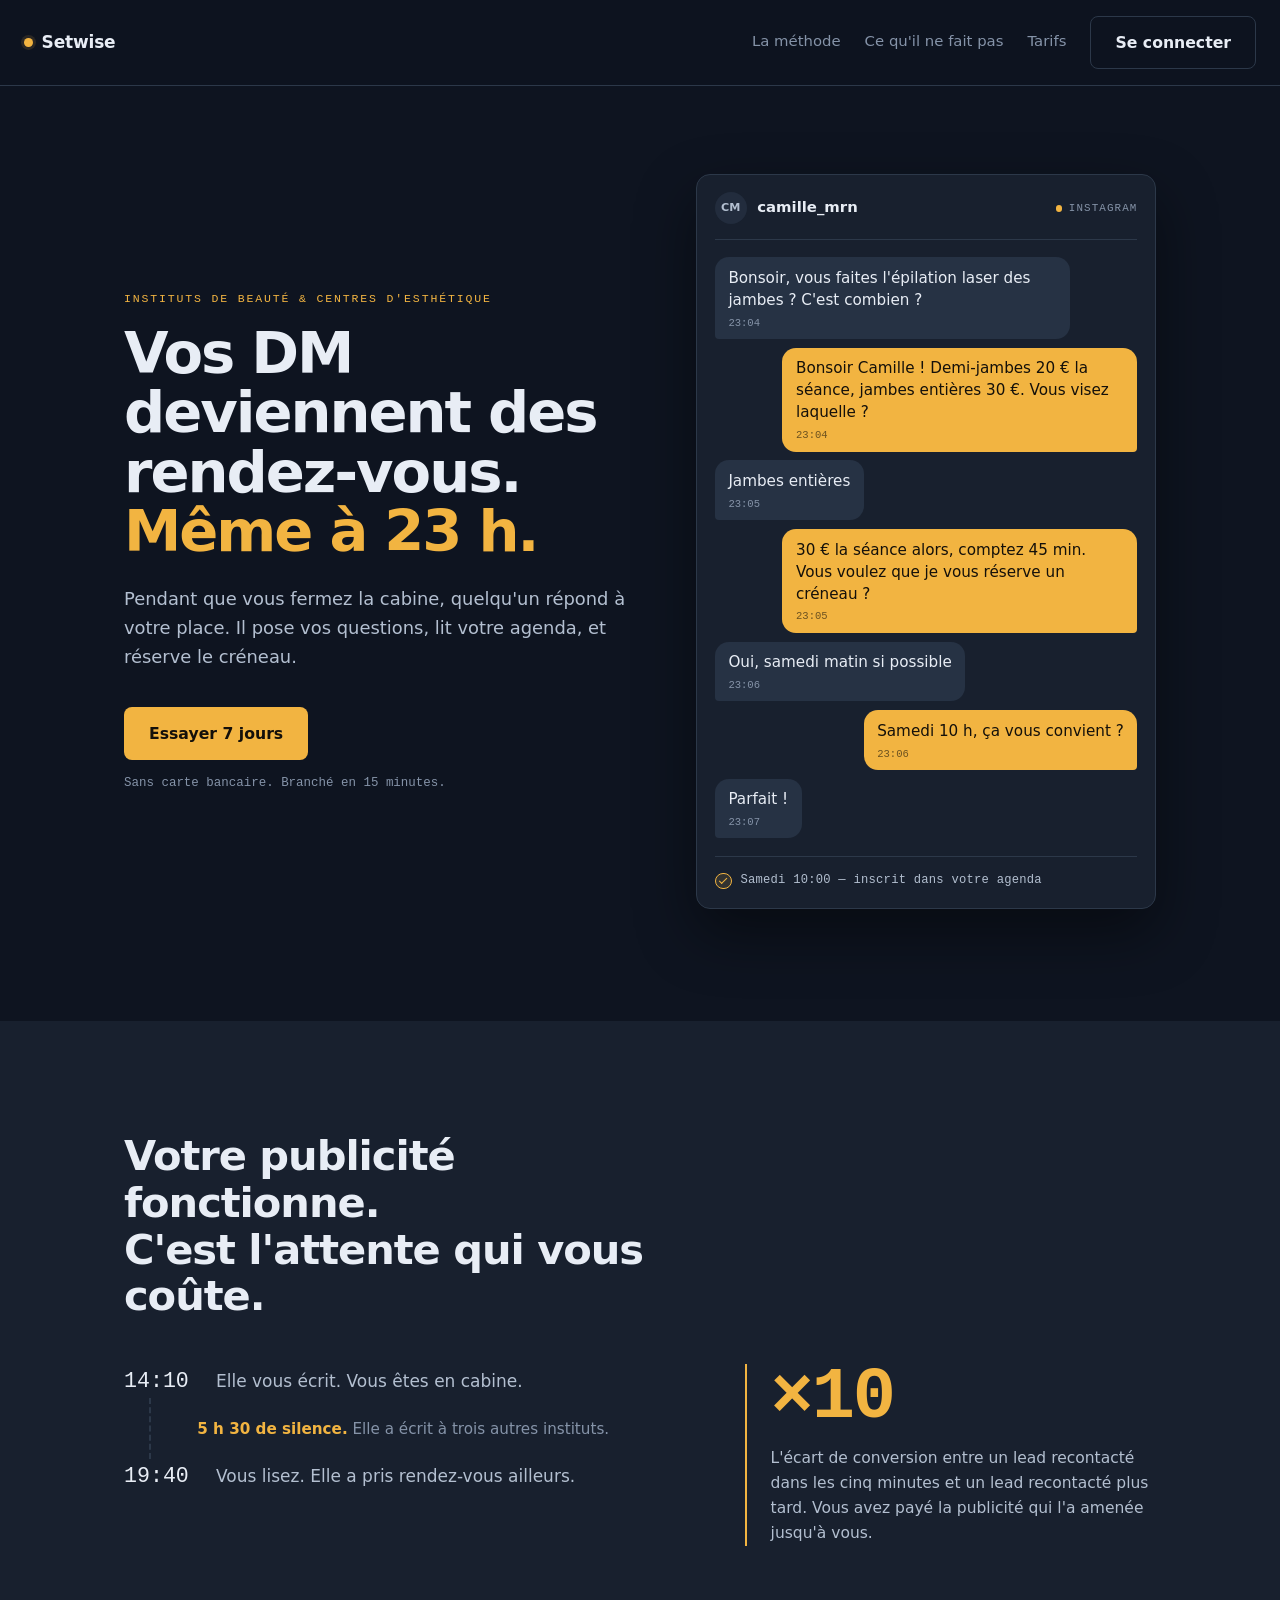
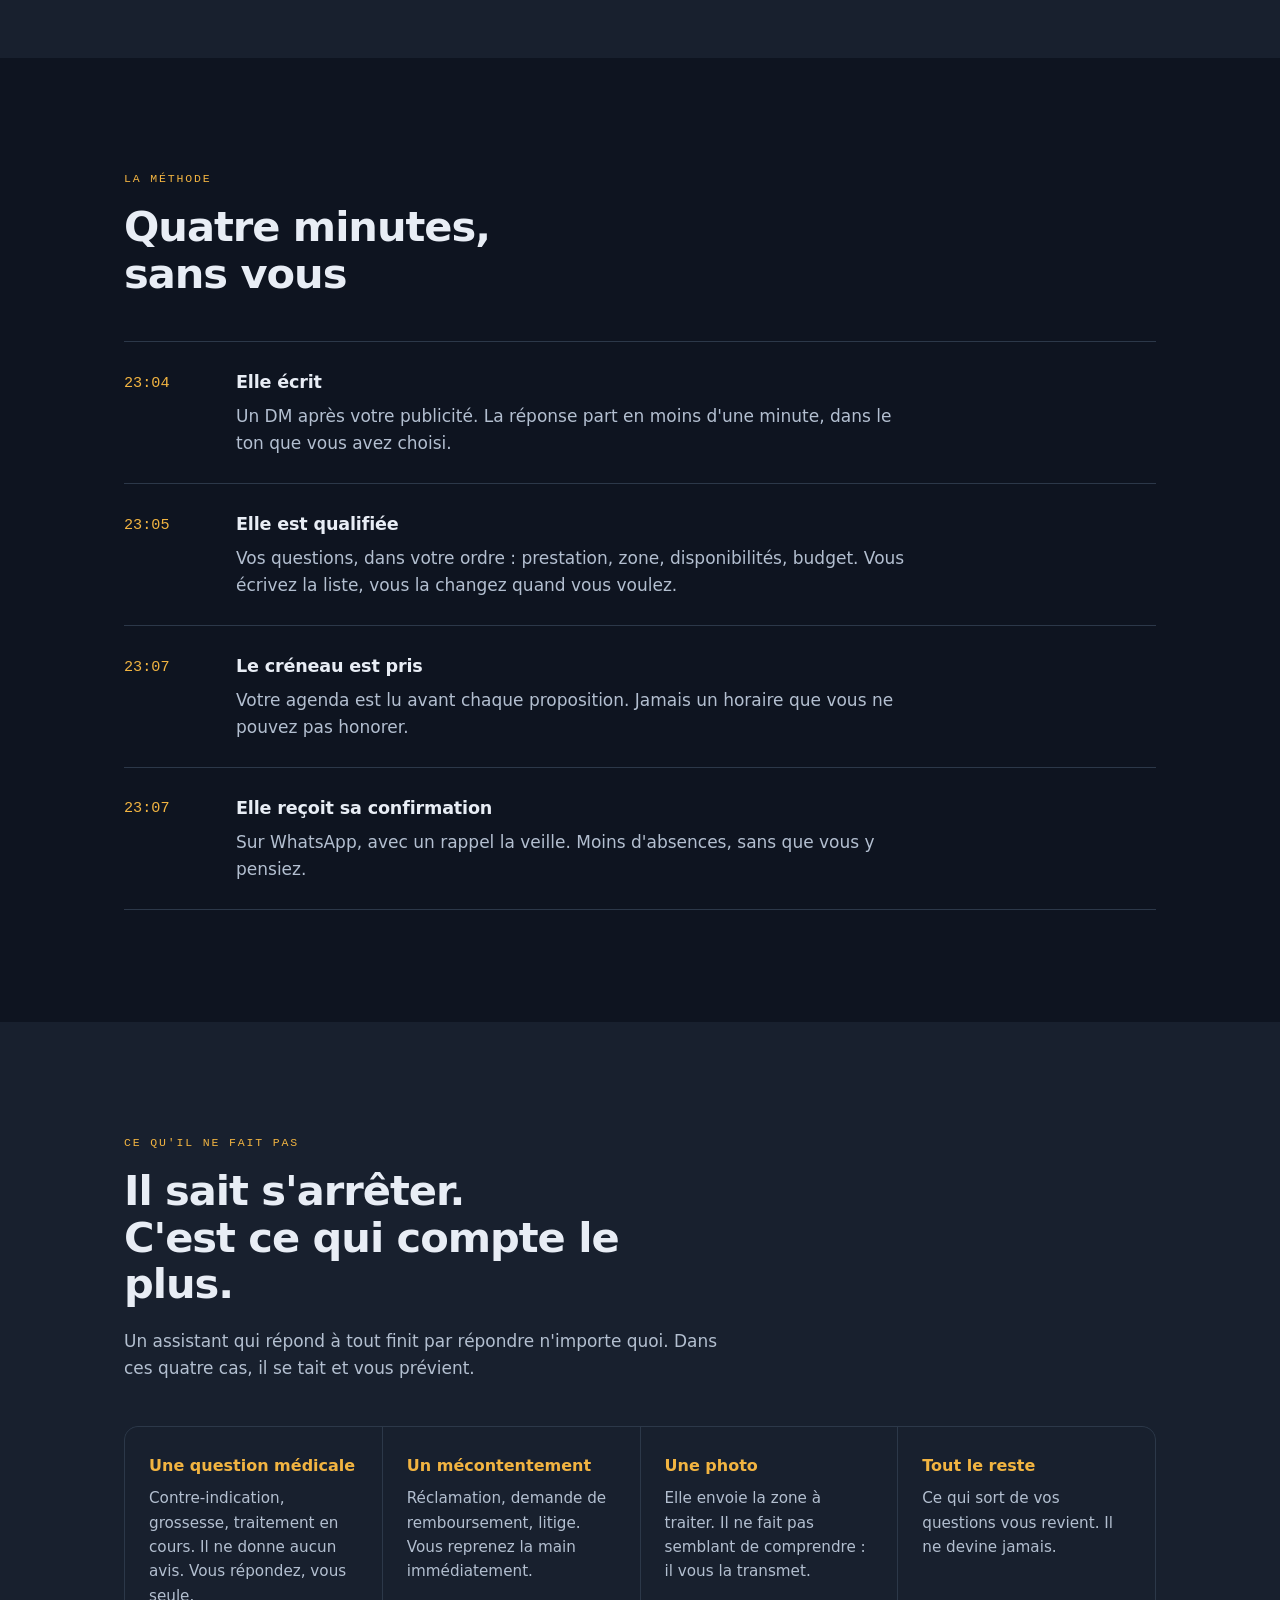
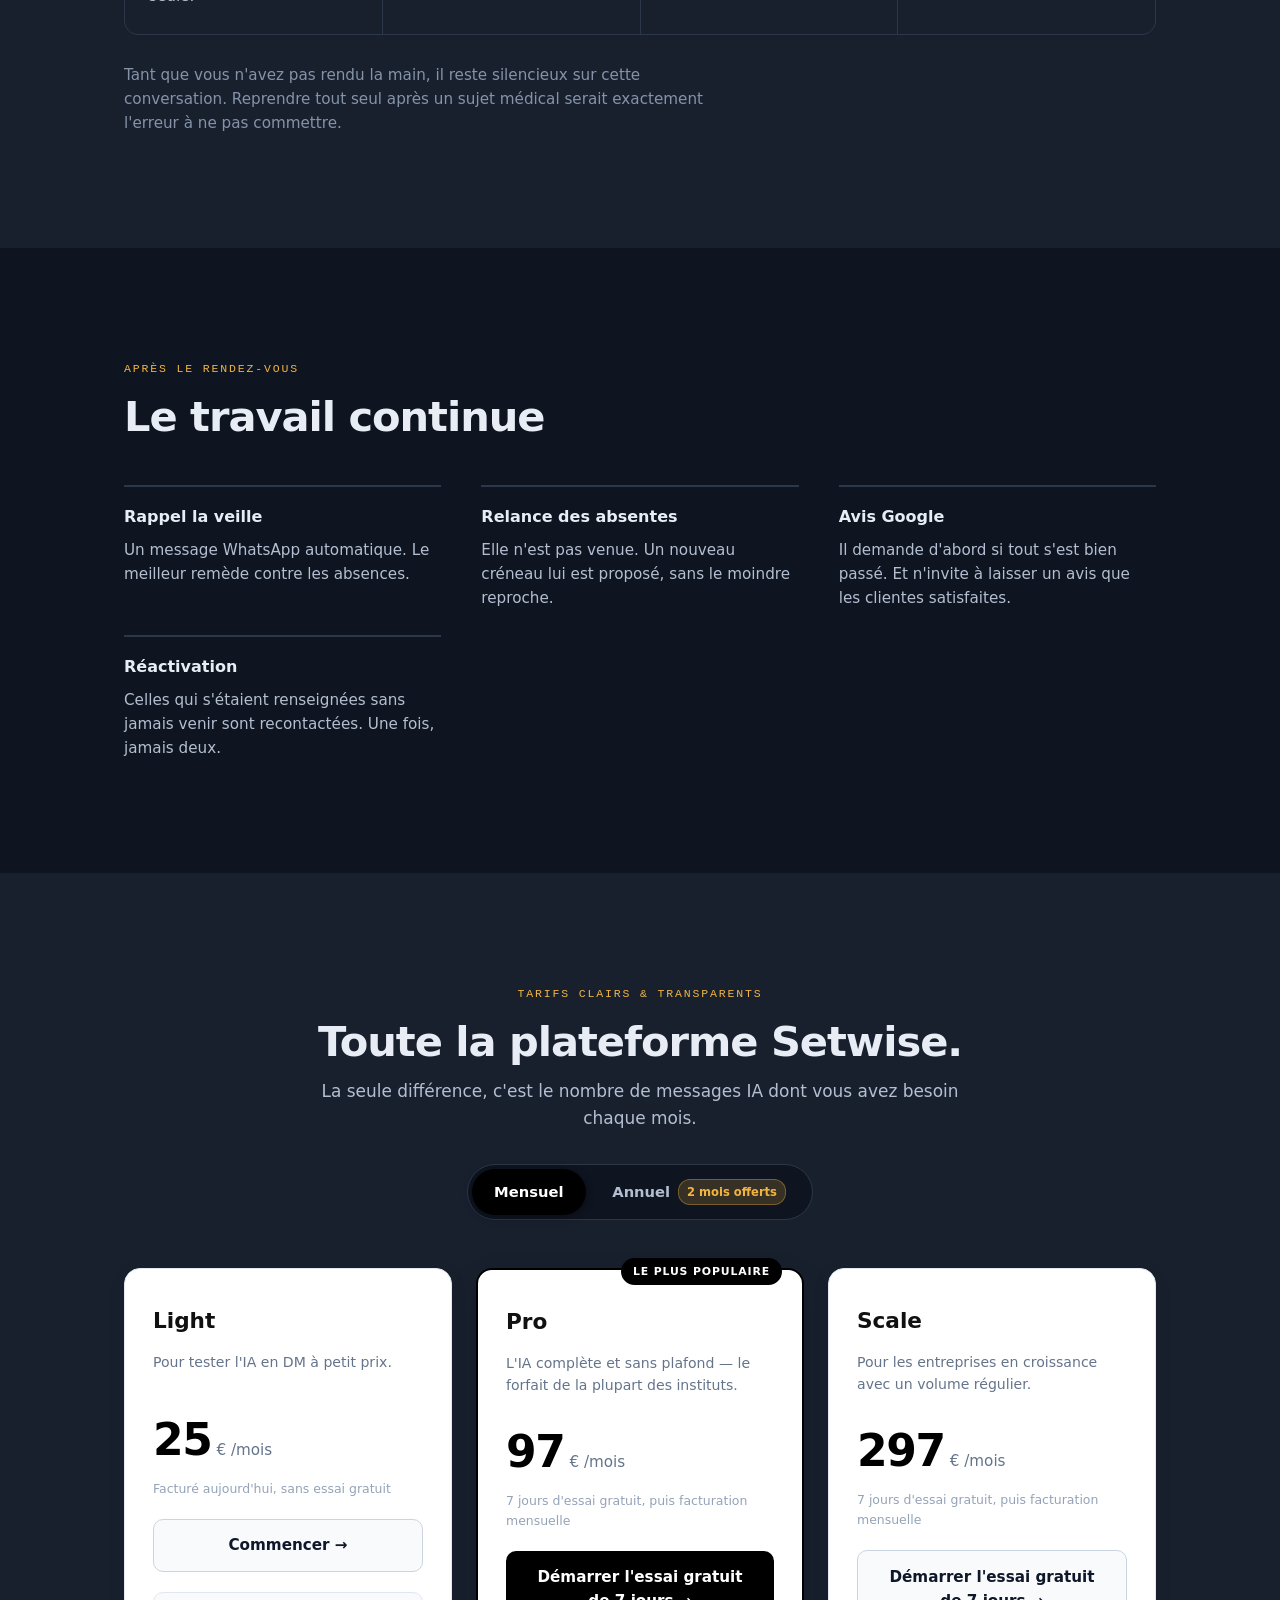
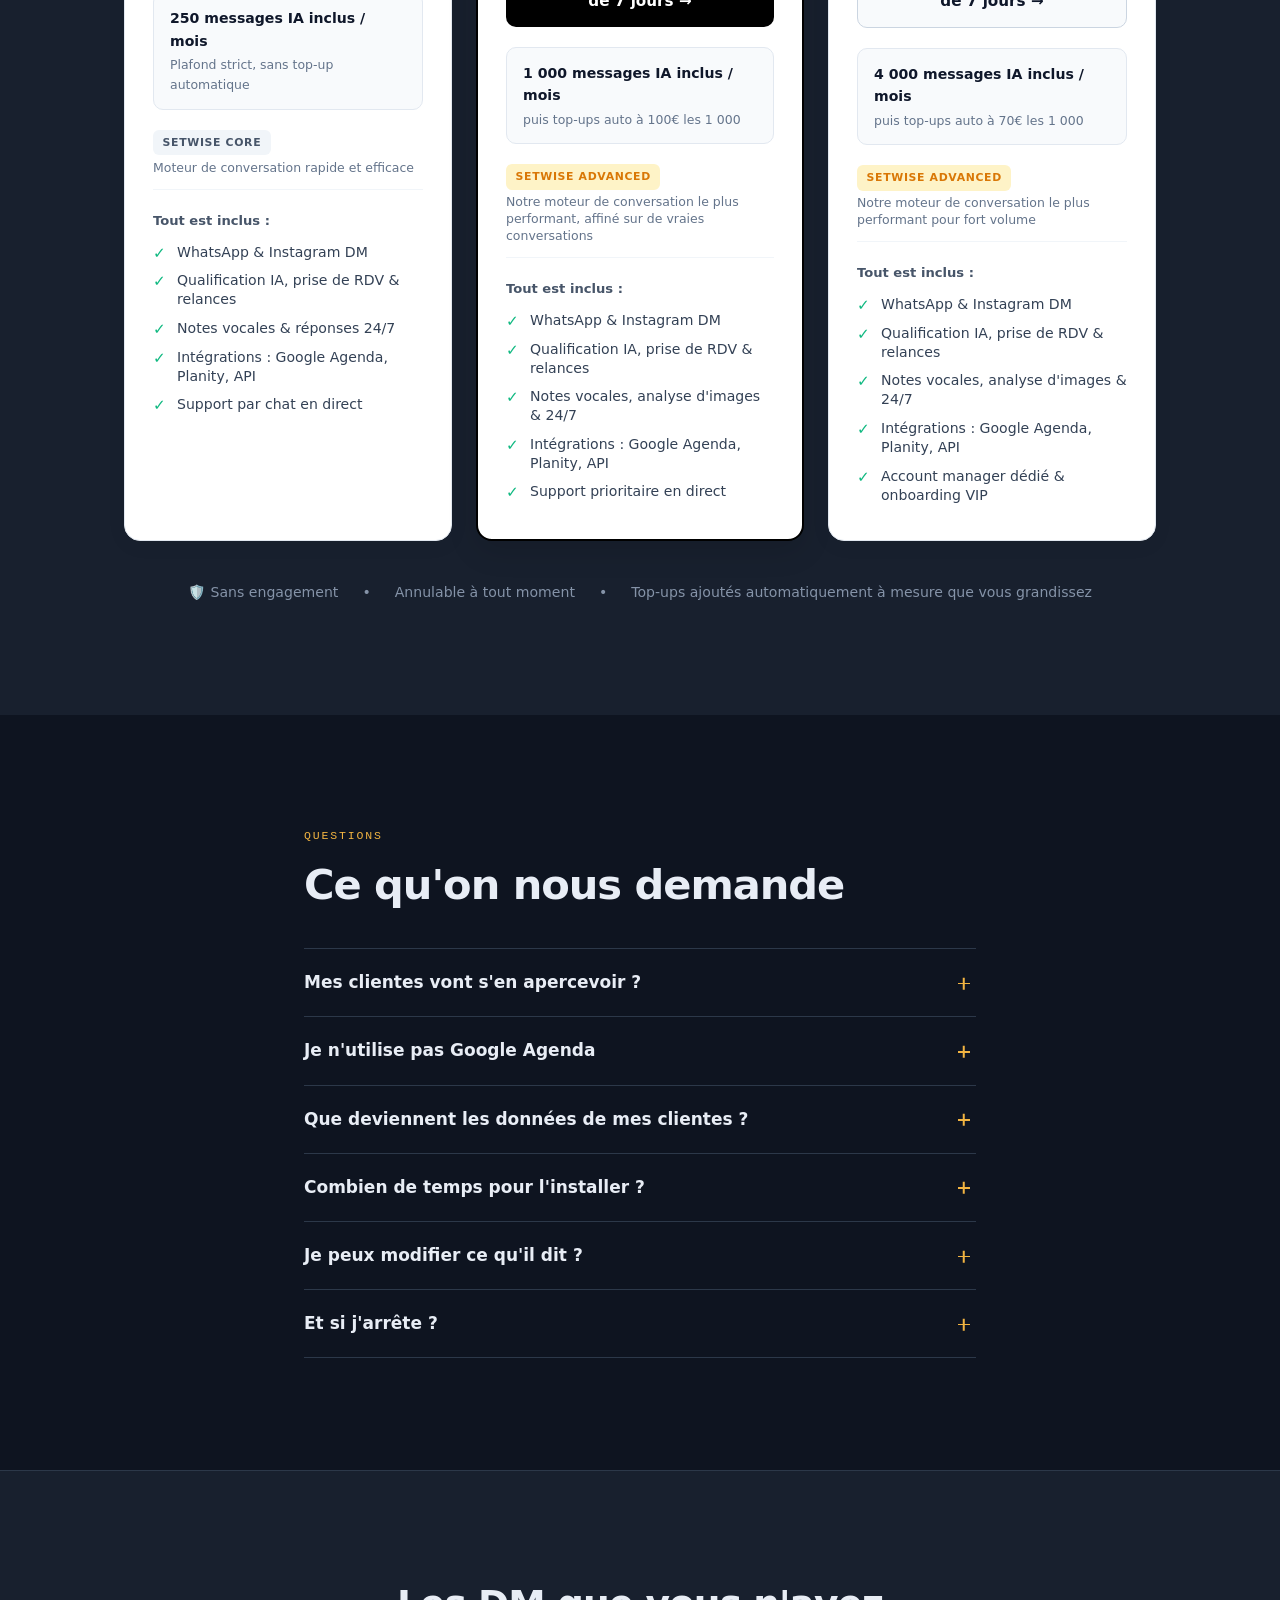
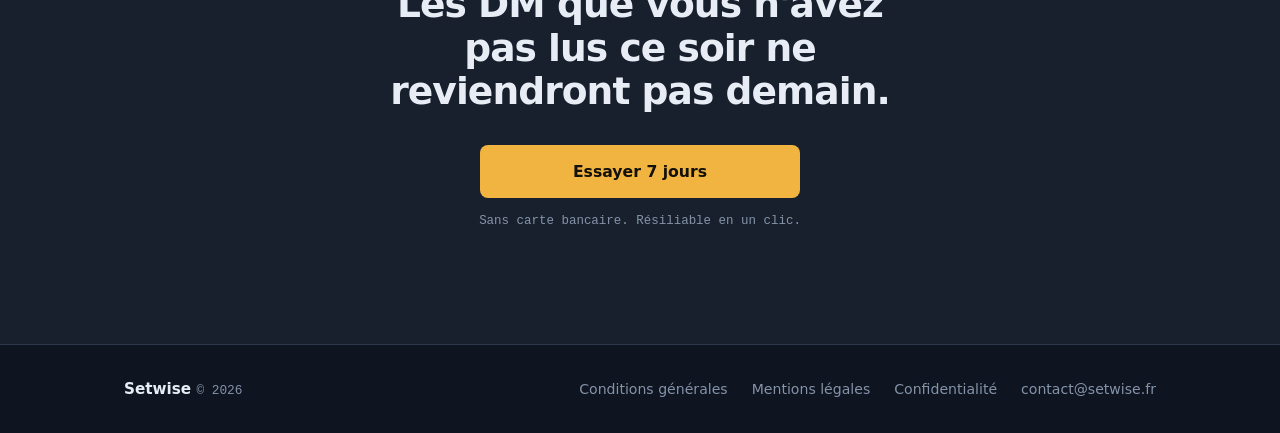
<file: frontend/site/index.html>
<!DOCTYPE html>
<html lang="fr">
<head>
<meta charset="utf-8">
<meta name="viewport" content="width=device-width, initial-scale=1">
<title>Setwise</title>
<meta name="description" content="Setwise répond à vos DM Instagram en moins d'une minute, qualifie chaque personne selon vos questions et réserve dans votre agenda. Pour les instituts de beauté et centres d'esthétique.">
<meta name="theme-color" content="#0E1420">
<link rel="canonical" href="https://setwise.fr/">
<meta property="og:title" content="Setwise">
<meta property="og:description" content="Vos DM Instagram deviennent des rendez-vous. Même à 23 h.">
<meta property="og:type" content="website">
<meta property="og:locale" content="fr_FR">
<link rel="stylesheet" href="styles.css">
</head>
<body>

<a class="skip" href="#contenu">Aller au contenu</a>

<header class="topbar">
  <a class="topbar__brand" href="/">
    <span class="topbar__mark" aria-hidden="true"></span>
    Setwise
  </a>
  <nav class="topbar__nav" aria-label="Navigation principale">
    <a href="#methode">La méthode</a>
    <a href="#limites">Ce qu'il ne fait pas</a>
    <a href="#tarifs">Tarifs</a>
  </nav>
  <a class="button button--ghost" href="/dashboard/">Se connecter</a>
</header>

<main id="contenu">

<!-- ─────────────────────────────────────────────────────────
     Héros : le produit se démontre. Le fil est dans le HTML,
     l'animation ne fait que le révéler — sans JS ni animation,
     la conversation complète reste lisible.
────────────────────────────────────────────────────────── -->
<section class="hero">
  <div class="shell hero__grid">

    <div class="hero__text">
      <p class="eyebrow">Instituts de beauté &amp; centres d'esthétique</p>
      <h1 class="hero__title">Vos DM deviennent des rendez-vous.<em> Même à 23&nbsp;h.</em></h1>
      <p class="hero__lede">
        Pendant que vous fermez la cabine, quelqu'un répond à votre place.
        Il pose vos questions, lit votre agenda, et réserve le créneau.
      </p>
      <div class="hero__cta">
        <a class="button button--primary" href="/dashboard/">Essayer 7 jours</a>
        <p class="hero__fine">Sans carte bancaire. Branché en 15 minutes.</p>
      </div>
    </div>

    <figure class="thread" aria-label="Exemple de conversation Instagram traitée automatiquement">
      <figcaption class="thread__head">
        <span class="thread__avatar" aria-hidden="true">CM</span>
        <span class="thread__who">camille_mrn</span>
        <span class="thread__live"><i aria-hidden="true"></i>Instagram</span>
      </figcaption>

      <ol class="thread__body">
        <li class="bubble bubble--them" style="--i:0">
          <p>Bonsoir, vous faites l'épilation laser des jambes&nbsp;? C'est combien&nbsp;?</p>
          <time datetime="23:04">23:04</time>
        </li>
        <li class="bubble bubble--us" style="--i:1">
          <p>Bonsoir Camille&nbsp;! Demi-jambes 20&nbsp;€ la séance, jambes entières 30&nbsp;€. Vous visez laquelle&nbsp;?</p>
          <time datetime="23:04">23:04</time>
        </li>
        <li class="bubble bubble--them" style="--i:2">
          <p>Jambes entières</p>
          <time datetime="23:05">23:05</time>
        </li>
        <li class="bubble bubble--us" style="--i:3">
          <p>30&nbsp;€ la séance alors, comptez 45&nbsp;min. Vous voulez que je vous réserve un créneau&nbsp;?</p>
          <time datetime="23:05">23:05</time>
        </li>
        <li class="bubble bubble--them" style="--i:4">
          <p>Oui, samedi matin si possible</p>
          <time datetime="23:06">23:06</time>
        </li>
        <li class="bubble bubble--us" style="--i:5">
          <p>Samedi 10&nbsp;h, ça vous convient&nbsp;?</p>
          <time datetime="23:06">23:06</time>
        </li>
        <li class="bubble bubble--them" style="--i:6">
          <p>Parfait&nbsp;!</p>
          <time datetime="23:07">23:07</time>
        </li>
      </ol>

      <p class="thread__done" style="--i:7">
        <span class="thread__check" aria-hidden="true"></span>
        Samedi 10:00 — inscrit dans votre agenda
      </p>
    </figure>

  </div>
</section>

<!-- ─────────────────────────────────────────────────────────
     Le problème, rendu typographiquement : le silence entre
     deux horaires est la chose que le produit supprime.
────────────────────────────────────────────────────────── -->
<section class="section section--raised">
  <div class="shell">
    <h2 class="section__title">Votre publicité fonctionne.<br>C'est l'attente qui vous coûte.</h2>

    <div class="gap">
      <ol class="gap__line">
        <li class="gap__moment">
          <time class="gap__hour" datetime="14:10">14:10</time>
          <p class="gap__what">Elle vous écrit. Vous êtes en cabine.</p>
        </li>
        <li class="gap__void">
          <p><strong>5&nbsp;h&nbsp;30 de silence.</strong> Elle a écrit à trois autres instituts.</p>
        </li>
        <li class="gap__moment">
          <time class="gap__hour" datetime="19:40">19:40</time>
          <p class="gap__what">Vous lisez. Elle a pris rendez-vous ailleurs.</p>
        </li>
      </ol>

      <aside class="gap__stat">
        <p class="gap__figure">×10</p>
        <p class="gap__legend">
          L'écart de conversion entre un lead recontacté dans les cinq minutes
          et un lead recontacté plus tard. Vous avez payé la publicité qui l'a
          amenée jusqu'à vous.
        </p>
      </aside>
    </div>
  </div>
</section>

<!-- ─────────────────────────────────────────────────────────
     Étapes marquées par l'heure, pas par 01/02/03 : le numéro
     n'apprendrait rien, l'horodatage prouve la promesse.
────────────────────────────────────────────────────────── -->
<section class="section" id="methode">
  <div class="shell">
    <p class="eyebrow">La méthode</p>
    <h2 class="section__title">Quatre minutes, sans vous</h2>

    <ol class="beats">
      <li class="beat">
        <time class="beat__hour" datetime="23:04">23:04</time>
        <div class="beat__body">
          <h3>Elle écrit</h3>
          <p>Un DM après votre publicité. La réponse part en moins d'une minute, dans le ton que vous avez choisi.</p>
        </div>
      </li>
      <li class="beat">
        <time class="beat__hour" datetime="23:05">23:05</time>
        <div class="beat__body">
          <h3>Elle est qualifiée</h3>
          <p>Vos questions, dans votre ordre : prestation, zone, disponibilités, budget. Vous écrivez la liste, vous la changez quand vous voulez.</p>
        </div>
      </li>
      <li class="beat">
        <time class="beat__hour" datetime="23:07">23:07</time>
        <div class="beat__body">
          <h3>Le créneau est pris</h3>
          <p>Votre agenda est lu avant chaque proposition. Jamais un horaire que vous ne pouvez pas honorer.</p>
        </div>
      </li>
      <li class="beat">
        <time class="beat__hour" datetime="23:07">23:07</time>
        <div class="beat__body">
          <h3>Elle reçoit sa confirmation</h3>
          <p>Sur WhatsApp, avec un rappel la veille. Moins d'absences, sans que vous y pensiez.</p>
        </div>
      </li>
    </ol>
  </div>
</section>

<!-- ─────────────────────────────────────────────────────────
     Différenciateur de confiance : ce qu'il refuse de faire.
────────────────────────────────────────────────────────── -->
<section class="section section--raised" id="limites">
  <div class="shell">
    <p class="eyebrow">Ce qu'il ne fait pas</p>
    <h2 class="section__title">Il sait s'arrêter.<br>C'est ce qui compte le plus.</h2>
    <p class="section__lede">
      Un assistant qui répond à tout finit par répondre n'importe quoi.
      Dans ces quatre cas, il se tait et vous prévient.
    </p>

    <ul class="stops">
      <li class="stop">
        <h3>Une question médicale</h3>
        <p>Contre-indication, grossesse, traitement en cours. Il ne donne aucun avis. Vous répondez, vous seule.</p>
      </li>
      <li class="stop">
        <h3>Un mécontentement</h3>
        <p>Réclamation, demande de remboursement, litige. Vous reprenez la main immédiatement.</p>
      </li>
      <li class="stop">
        <h3>Une photo</h3>
        <p>Elle envoie la zone à traiter. Il ne fait pas semblant de comprendre : il vous la transmet.</p>
      </li>
      <li class="stop">
        <h3>Tout le reste</h3>
        <p>Ce qui sort de vos questions vous revient. Il ne devine jamais.</p>
      </li>
    </ul>

    <p class="stops__note">
      Tant que vous n'avez pas rendu la main, il reste silencieux sur cette
      conversation. Reprendre tout seul après un sujet médical serait
      exactement l'erreur à ne pas commettre.
    </p>
  </div>
</section>

<section class="section">
  <div class="shell">
    <p class="eyebrow">Après le rendez-vous</p>
    <h2 class="section__title">Le travail continue</h2>

    <div class="afters">
      <article class="after">
        <h3>Rappel la veille</h3>
        <p>Un message WhatsApp automatique. Le meilleur remède contre les absences.</p>
      </article>
      <article class="after">
        <h3>Relance des absentes</h3>
        <p>Elle n'est pas venue. Un nouveau créneau lui est proposé, sans le moindre reproche.</p>
      </article>
      <article class="after">
        <h3>Avis Google</h3>
        <p>Il demande d'abord si tout s'est bien passé. Et n'invite à laisser un avis que les clientes satisfaites.</p>
      </article>
      <article class="after">
        <h3>Réactivation</h3>
        <p>Celles qui s'étaient renseignées sans jamais venir sont recontactées. Une fois, jamais deux.</p>
      </article>
    </div>
  </div>
</section>

<section class="section section--raised" id="tarifs">
  <div class="shell">
    <div class="tarifs-header">
      <p class="eyebrow">Tarifs clairs & transparents</p>
      <h2 class="section__title">Toute la plateforme Setwise.</h2>
      <p class="section__lede">
        La seule différence, c'est le nombre de messages IA dont vous avez besoin chaque mois.
      </p>

      <!-- Toggle Mensuel / Annuel -->
      <div class="billing-toggle" role="group" aria-label="Fréquence de facturation">
        <button type="button" class="billing-toggle__btn billing-toggle__btn--active" id="btn-mensuel">Mensuel</button>
        <button type="button" class="billing-toggle__btn" id="btn-annuel">
          Annuel <span class="badge-promo">2 mois offerts</span>
        </button>
      </div>
    </div>

    <div class="plans">
      <!-- Plan Light -->
      <article class="plan">
        <h3 class="plan__name">Light</h3>
        <p class="plan__desc">Pour tester l'IA en DM à petit prix.</p>
        
        <div class="plan__price-wrap">
          <p class="plan__price">
            <span class="plan__amount" data-mensuel="25" data-annuel="20">25</span>
            <span class="plan__unit">€ /mois</span>
          </p>
          <p class="plan__subtext" data-mensuel="Facturé aujourd'hui, sans essai gratuit" data-annuel="250 € /an, facturé annuellement">Facturé aujourd'hui, sans essai gratuit</p>
        </div>

        <a class="button button--ghost plan__cta" href="/dashboard/#/billing">Commencer →</a>

        <div class="plan__volume">
          <strong>250 messages IA inclus / mois</strong>
          <span class="muted">Plafond strict, sans top-up automatique</span>
        </div>

        <div class="plan__engine-badge">
          <span class="engine-tag engine-tag--core">SETWISE CORE</span>
          <span class="engine-desc">Moteur de conversation rapide et efficace</span>
        </div>

        <div class="plan__features">
          <p class="plan__features-title">Tout est inclus :</p>
          <ul class="plan__list">
            <li>WhatsApp & Instagram DM</li>
            <li>Qualification IA, prise de RDV & relances</li>
            <li>Notes vocales & réponses 24/7</li>
            <li>Intégrations : Google Agenda, Planity, API</li>
            <li>Support par chat en direct</li>
          </ul>
        </div>
      </article>

      <!-- Plan Pro (Le plus populaire) -->
      <article class="plan plan--lead">
        <div class="plan__popular-badge">LE PLUS POPULAIRE</div>
        <h3 class="plan__name">Pro</h3>
        <p class="plan__desc">L'IA complète et sans plafond — le forfait de la plupart des instituts.</p>
        
        <div class="plan__price-wrap">
          <p class="plan__price">
            <span class="plan__amount" data-mensuel="97" data-annuel="80">97</span>
            <span class="plan__unit">€ /mois</span>
          </p>
          <p class="plan__subtext" data-mensuel="7 jours d'essai gratuit, puis facturation mensuelle" data-annuel="970 € /an après 7 jours d'essai">7 jours d'essai gratuit, puis facturation mensuelle</p>
        </div>

        <a class="button button--primary plan__cta" href="/dashboard/#/billing">Démarrer l'essai gratuit de 7 jours →</a>

        <div class="plan__volume">
          <strong>1 000 messages IA inclus / mois</strong>
          <span class="muted">puis top-ups auto à 100€ les 1 000</span>
        </div>

        <div class="plan__engine-badge">
          <span class="engine-tag engine-tag--advanced">SETWISE ADVANCED</span>
          <span class="engine-desc">Notre moteur de conversation le plus performant, affiné sur de vraies conversations</span>
        </div>

        <div class="plan__features">
          <p class="plan__features-title">Tout est inclus :</p>
          <ul class="plan__list">
            <li>WhatsApp & Instagram DM</li>
            <li>Qualification IA, prise de RDV & relances</li>
            <li>Notes vocales, analyse d'images & 24/7</li>
            <li>Intégrations : Google Agenda, Planity, API</li>
            <li>Support prioritaire en direct</li>
          </ul>
        </div>
      </article>

      <!-- Plan Scale -->
      <article class="plan">
        <h3 class="plan__name">Scale</h3>
        <p class="plan__desc">Pour les entreprises en croissance avec un volume régulier.</p>
        
        <div class="plan__price-wrap">
          <p class="plan__price">
            <span class="plan__amount" data-mensuel="297" data-annuel="247">297</span>
            <span class="plan__unit">€ /mois</span>
          </p>
          <p class="plan__subtext" data-mensuel="7 jours d'essai gratuit, puis facturation mensuelle" data-annuel="2 970 € /an après 7 jours d'essai">7 jours d'essai gratuit, puis facturation mensuelle</p>
        </div>

        <a class="button button--ghost plan__cta" href="/dashboard/#/billing">Démarrer l'essai gratuit de 7 jours →</a>

        <div class="plan__volume">
          <strong>4 000 messages IA inclus / mois</strong>
          <span class="muted">puis top-ups auto à 70€ les 1 000</span>
        </div>

        <div class="plan__engine-badge">
          <span class="engine-tag engine-tag--advanced">SETWISE ADVANCED</span>
          <span class="engine-desc">Notre moteur de conversation le plus performant pour fort volume</span>
        </div>

        <div class="plan__features">
          <p class="plan__features-title">Tout est inclus :</p>
          <ul class="plan__list">
            <li>WhatsApp & Instagram DM</li>
            <li>Qualification IA, prise de RDV & relances</li>
            <li>Notes vocales, analyse d'images & 24/7</li>
            <li>Intégrations : Google Agenda, Planity, API</li>
            <li>Account manager dédié & onboarding VIP</li>
          </ul>
        </div>
      </article>
    </div>

    <div class="reassurance-bar">
      <span>🛡️ Sans engagement</span>
      <span>•</span>
      <span>Annulable à tout moment</span>
      <span>•</span>
      <span>Top-ups ajoutés automatiquement à mesure que vous grandissez</span>
    </div>
  </div>
</section>

<section class="section" id="questions">
  <div class="shell shell--narrow">
    <p class="eyebrow">Questions</p>
    <h2 class="section__title">Ce qu'on nous demande</h2>

    <div class="faq">
      <details class="qa">
        <summary>Mes clientes vont s'en apercevoir&nbsp;?</summary>
        <p>Il se présente comme l'assistant de votre institut. Si on lui demande directement s'il est un robot, il répond honnêtement — mentir là-dessus se retourne toujours contre l'établissement.</p>
      </details>

      <details class="qa">
        <summary>Je n'utilise pas Google Agenda</summary>
        <p>Avec Google Agenda, la réservation est entièrement automatique. Avec Planity ou un autre logiciel, il lit votre flux de synchronisation, propose des créneaux réellement libres, puis vous transmet le choix de la cliente pour que vous confirmiez. Il ne lui annonce jamais un rendez-vous qui n'existe pas.</p>
      </details>

      <details class="qa">
        <summary>Que deviennent les données de mes clientes&nbsp;?</summary>
        <p>Elles restent hébergées dans l'Union européenne. Vous supprimez les données d'une personne en un clic depuis le tableau de bord, et tout s'efface automatiquement après la durée de conservation que vous fixez.</p>
      </details>

      <details class="qa">
        <summary>Combien de temps pour l'installer&nbsp;?</summary>
        <p>Une quinzaine de minutes : connecter Instagram, connecter WhatsApp Business, connecter votre agenda, écrire vos questions. Une liste de questions par défaut est fournie — vous n'arrivez pas devant une page blanche.</p>
      </details>

      <details class="qa">
        <summary>Je peux modifier ce qu'il dit&nbsp;?</summary>
        <p>Quand vous voulez, depuis le tableau de bord : le ton, les questions, leur ordre, vos horaires, la durée de chaque prestation, les sujets qui doivent vous être transmis tout de suite. La modification s'applique au message suivant.</p>
      </details>

      <details class="qa">
        <summary>Et si j'arrête&nbsp;?</summary>
        <p>Vous résiliez depuis votre espace, sans préavis. Vos conversations et vos rendez-vous restent consultables jusqu'à la fin de la période payée.</p>
      </details>
    </div>
  </div>
</section>

<section class="closing">
  <div class="shell shell--narrow">
    <h2 class="closing__title">Les DM que vous n'avez pas lus ce soir ne reviendront pas demain.</h2>
    <a class="button button--primary button--wide" href="/dashboard/">Essayer 7 jours</a>
    <p class="hero__fine">Sans carte bancaire. Résiliable en un clic.</p>
  </div>
</section>

</main>

<footer class="footer">
  <div class="shell footer__inner">
    <p class="footer__brand">Setwise <span class="footer__year">© <span id="year">2026</span></span></p>
    <nav aria-label="Liens de pied de page">
      <a href="/cgv.html">Conditions générales</a>
      <a href="/mentions-legales.html">Mentions légales</a>
      <a href="/confidentialite.html">Confidentialité</a>
      <a href="mailto:contact@setwise.fr">contact@setwise.fr</a>
    </nav>
  </div>
</footer>

<script src="site.js" defer></script>
</body>
</html>
</file>
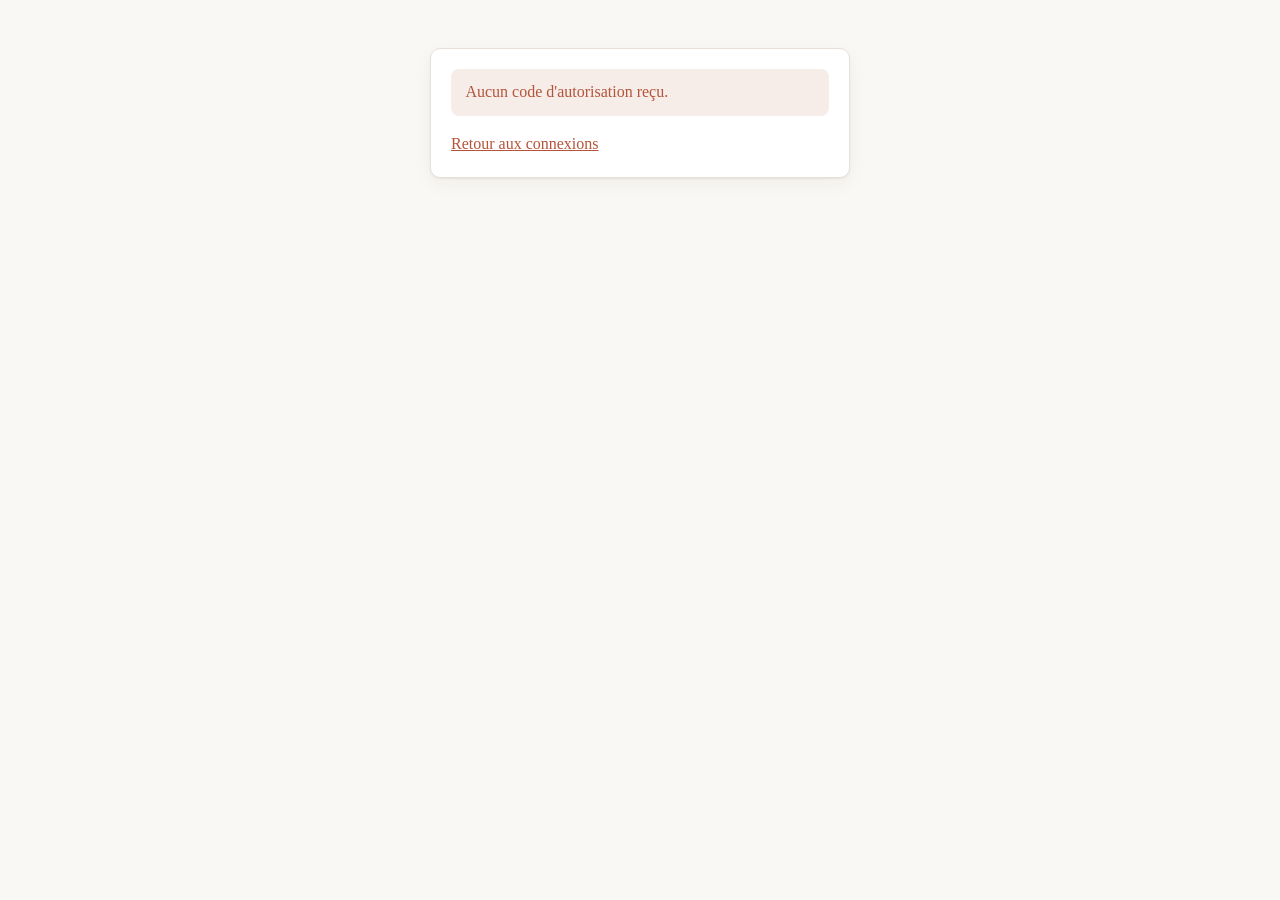
<file: frontend/dashboard/oauth/google/index.html>
<!DOCTYPE html>
<html lang="fr">
<head>
<meta charset="utf-8">
<meta name="viewport" content="width=device-width, initial-scale=1">
<title>Connexion de l'agenda — Setwise</title>
<meta name="robots" content="noindex, nofollow">
<link rel="stylesheet" href="../../styles.css">
</head>
<body>

<!--
  Page de retour OAuth Google.

  Elle existe parce que `GOOGLE_REDIRECT_URI` pointe ici : sans ce fichier,
  Google renvoyait le gérant sur un 404 et le code d'autorisation n'était
  récupérable que dans la barre d'adresse d'une page d'erreur.

  Le chemin doit rester `/oauth/google` — il est déclaré à l'identique dans la
  console Google Cloud et dans `config.js`. Le renommer casse la connexion de
  tous les instituts.

  L'échange se fait ici, automatiquement. Le champ de saisie manuelle reste
  disponible dans l'écran Connexions comme voie de secours.
-->

<main class="centered">
  <section class="card" id="etat">
    <h2 class="card__title">Connexion de l'agenda</h2>
    <p class="loading">Échange du code en cours…</p>
  </section>
</main>

<script type="module" src="callback.js"></script>
</body>
</html>
</file>
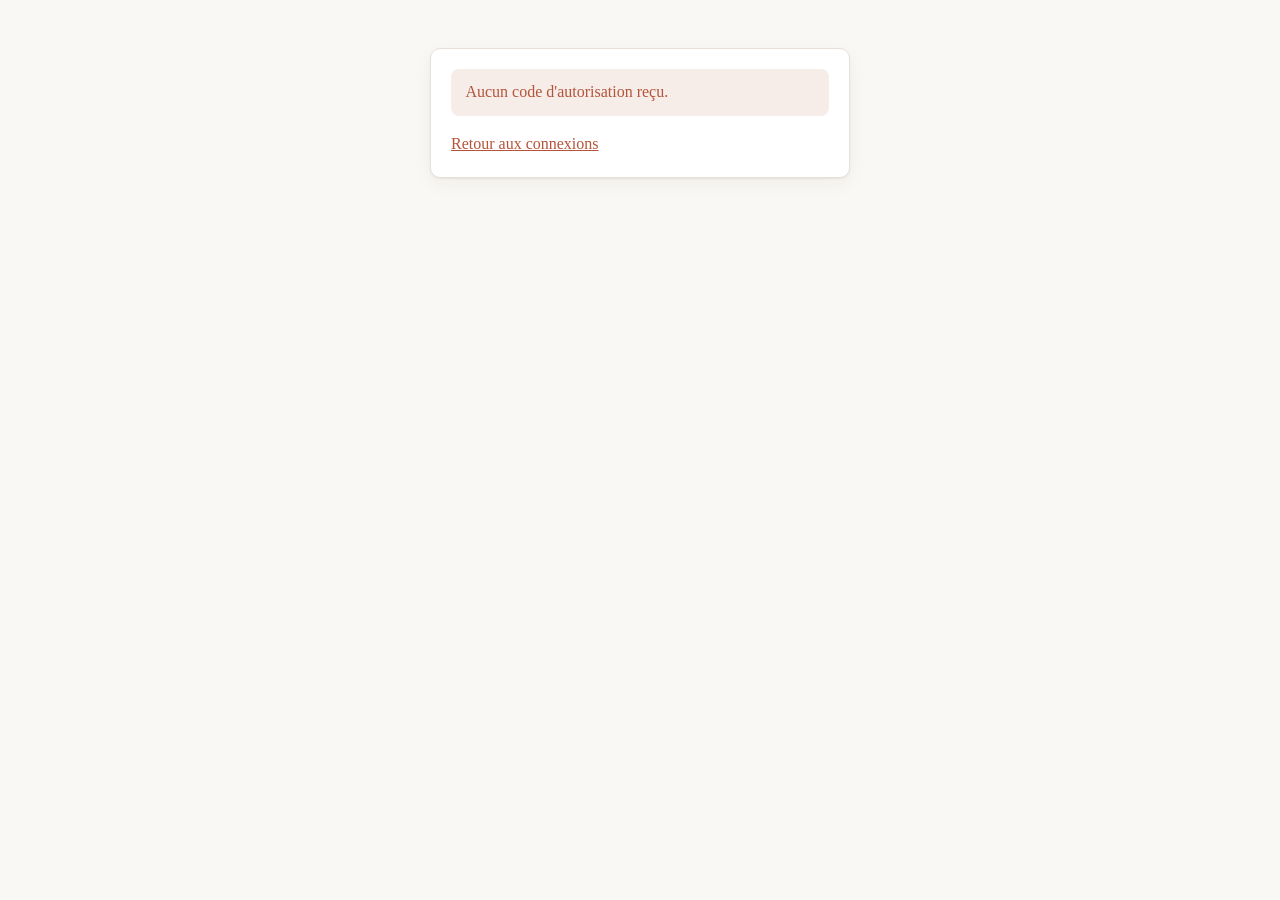
<file: frontend/dashboard/oauth/meta/index.html>
<!DOCTYPE html>
<html lang="fr">
<head>
<meta charset="utf-8">
<meta name="viewport" content="width=device-width, initial-scale=1">
<title>Connexion Instagram — Setwise</title>
<meta name="robots" content="noindex, nofollow">
<link rel="stylesheet" href="../../styles.css">
</head>
<body>

<!--
  Page de retour OAuth Meta.

  Le chemin `/oauth/meta` est déclaré à l'identique dans la configuration de
  l'application Meta et dans `config.js`. Le renommer casse la connexion de
  tous les instituts.

  Aucun jeton ne transite ici : la page passe le `code` à `dashboard-api`, qui
  détient le secret d'application et fait tous les échanges côté serveur.
-->

<main class="centered">
  <section class="card" id="etat">
    <h2 class="card__title">Connexion Instagram</h2>
    <p class="loading">Récupération de vos comptes…</p>
  </section>
</main>

<script type="module" src="callback.js"></script>
</body>
</html>
</file>
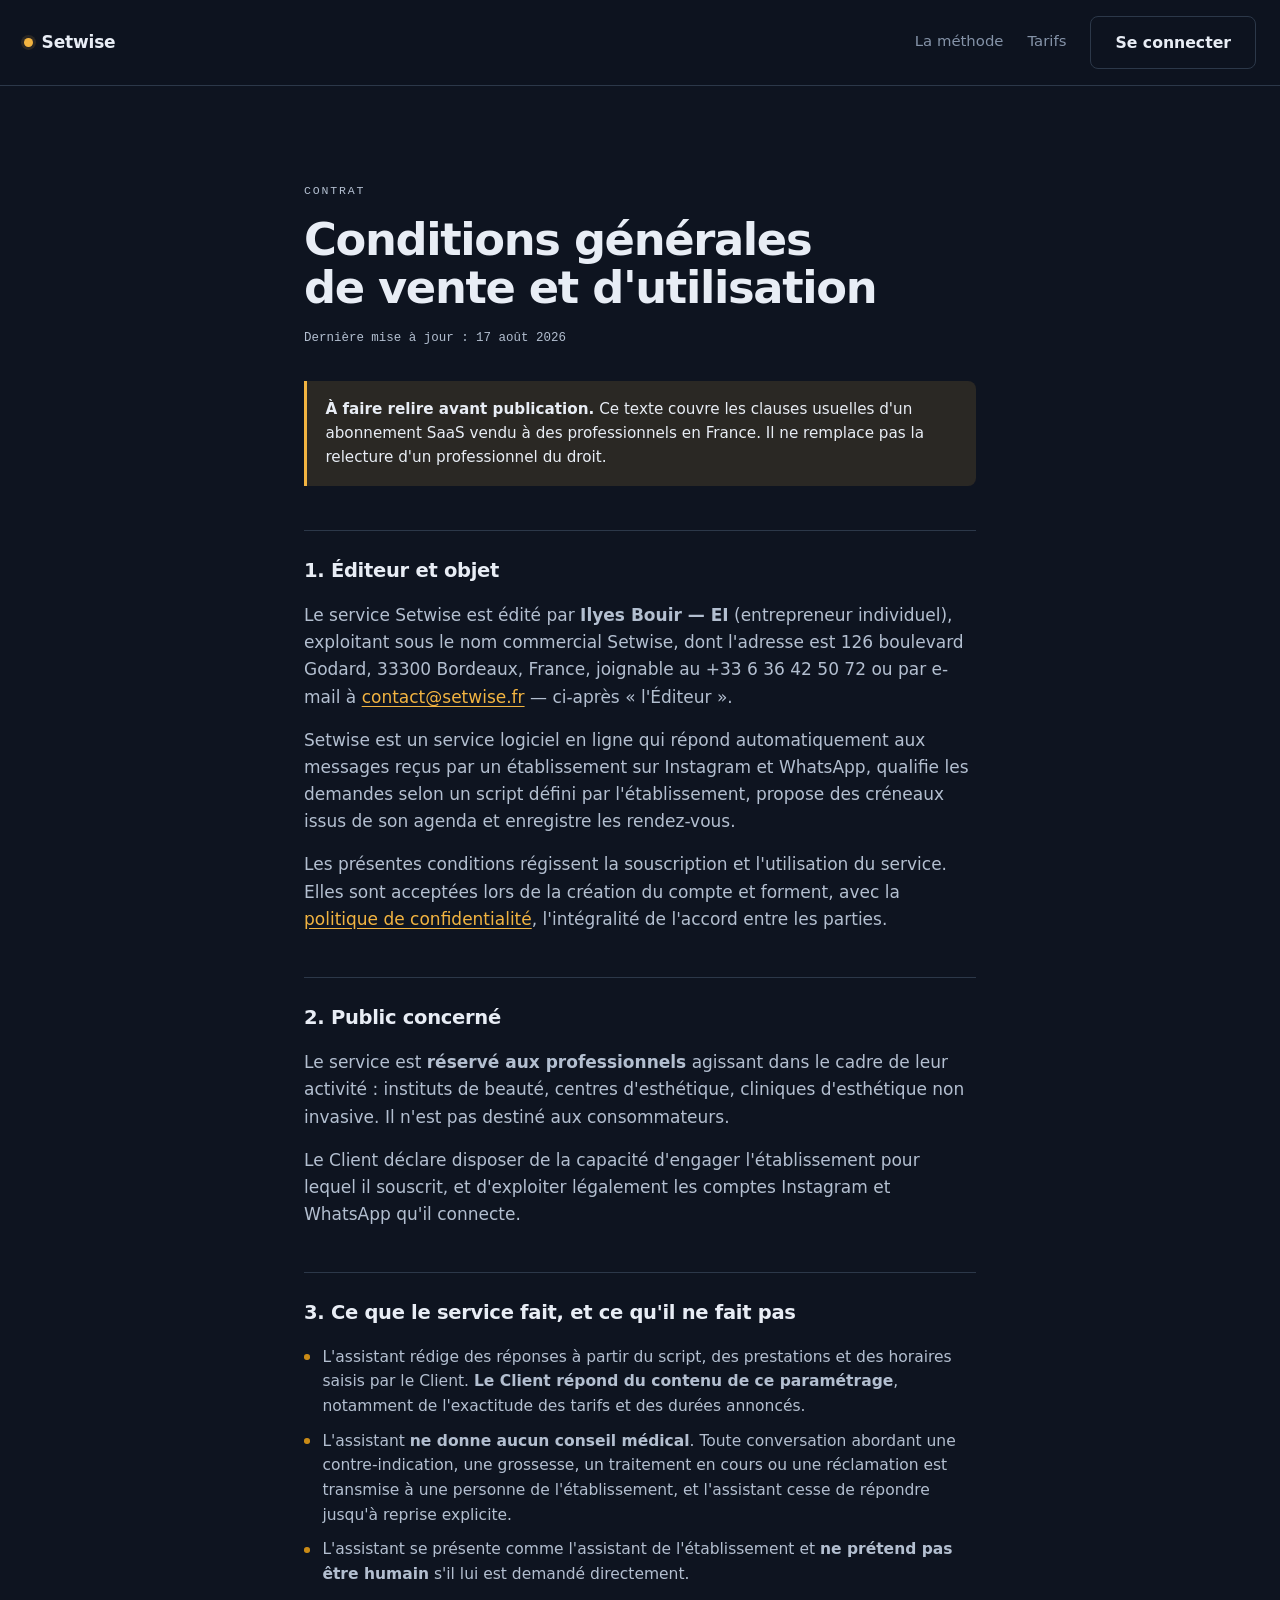
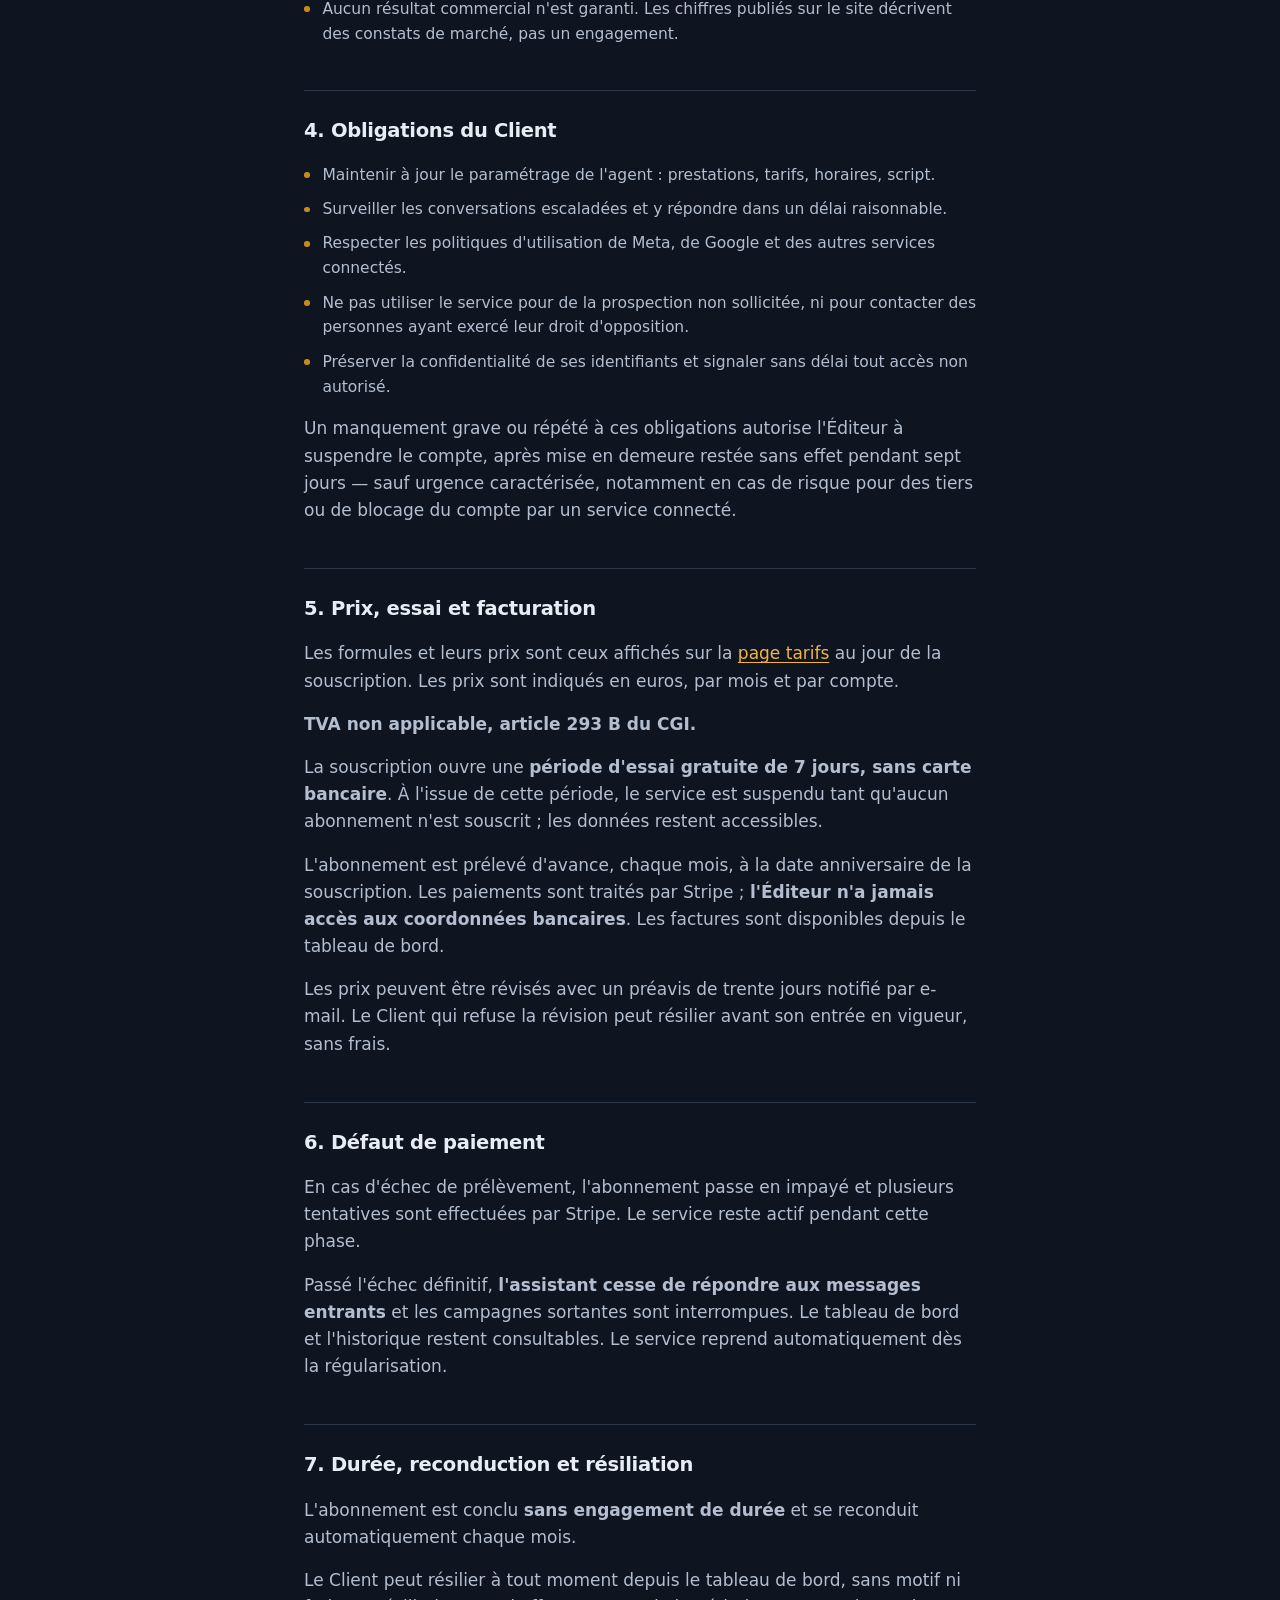
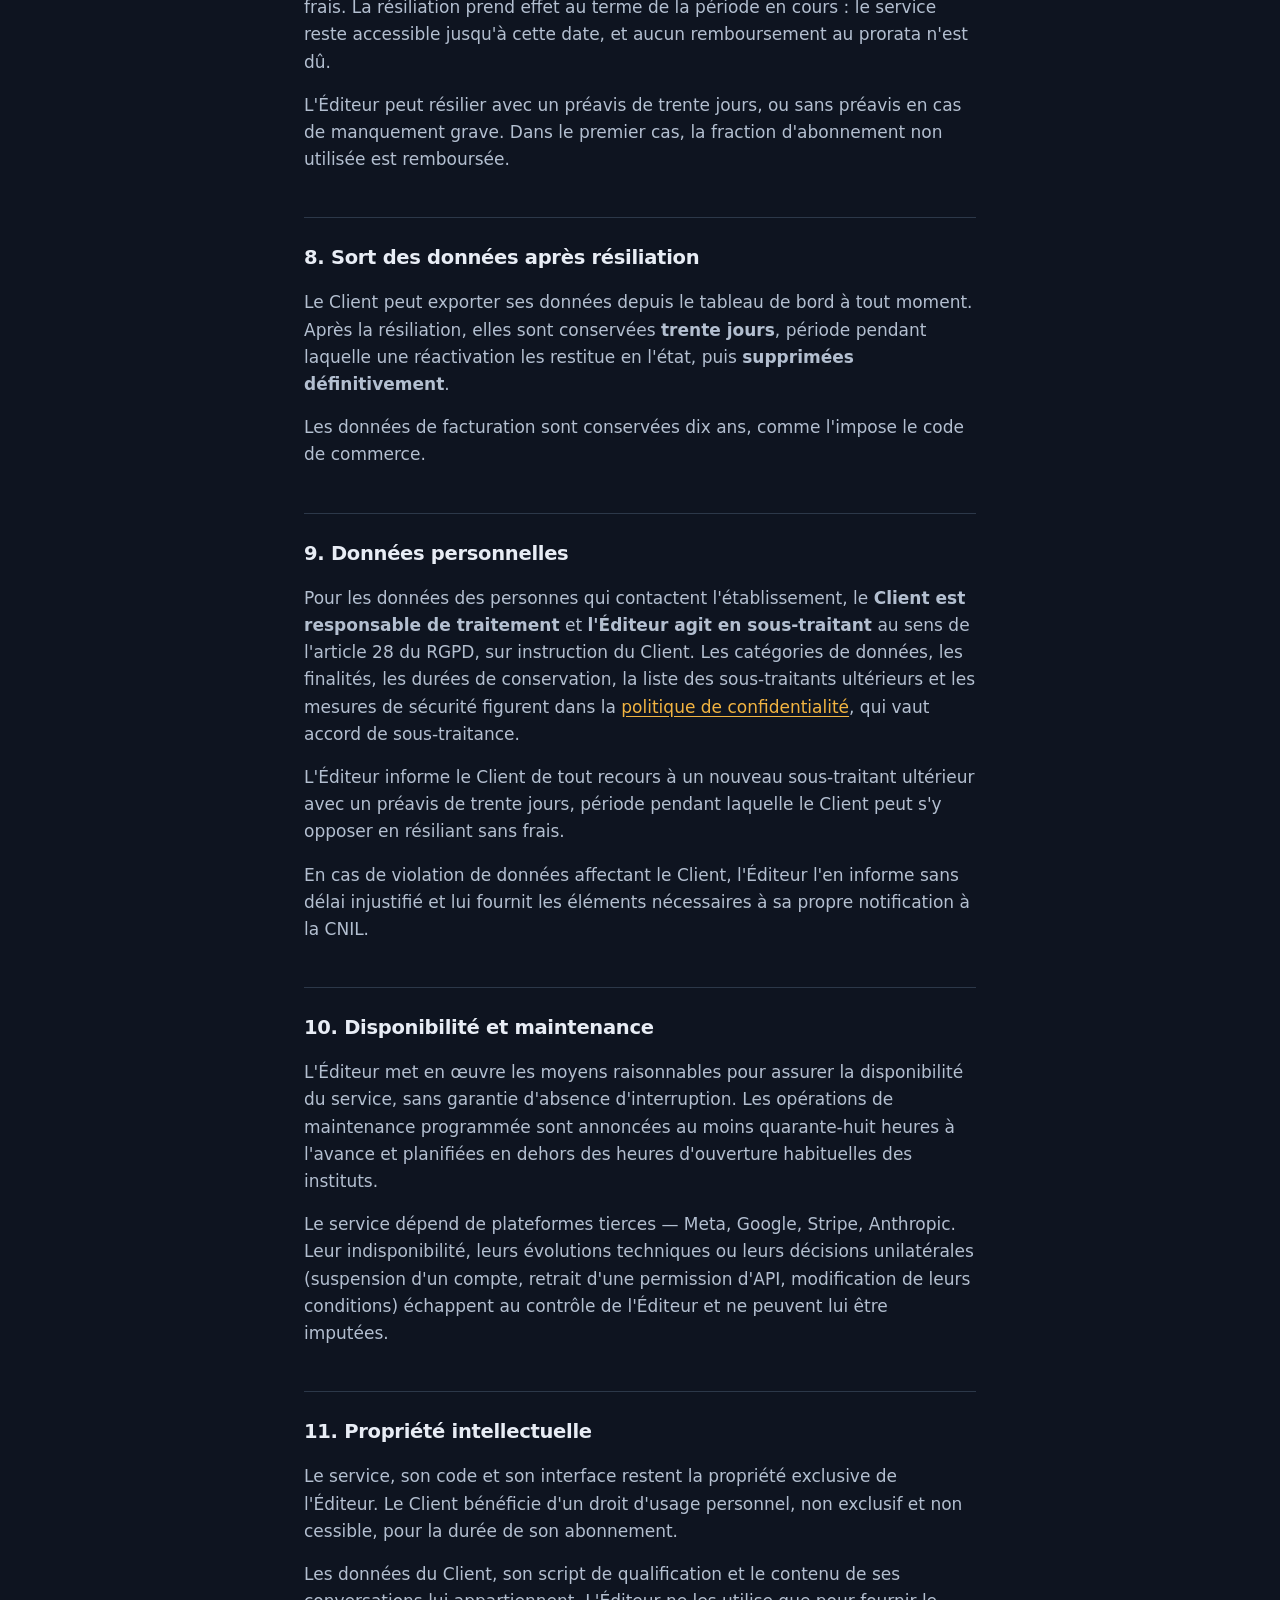
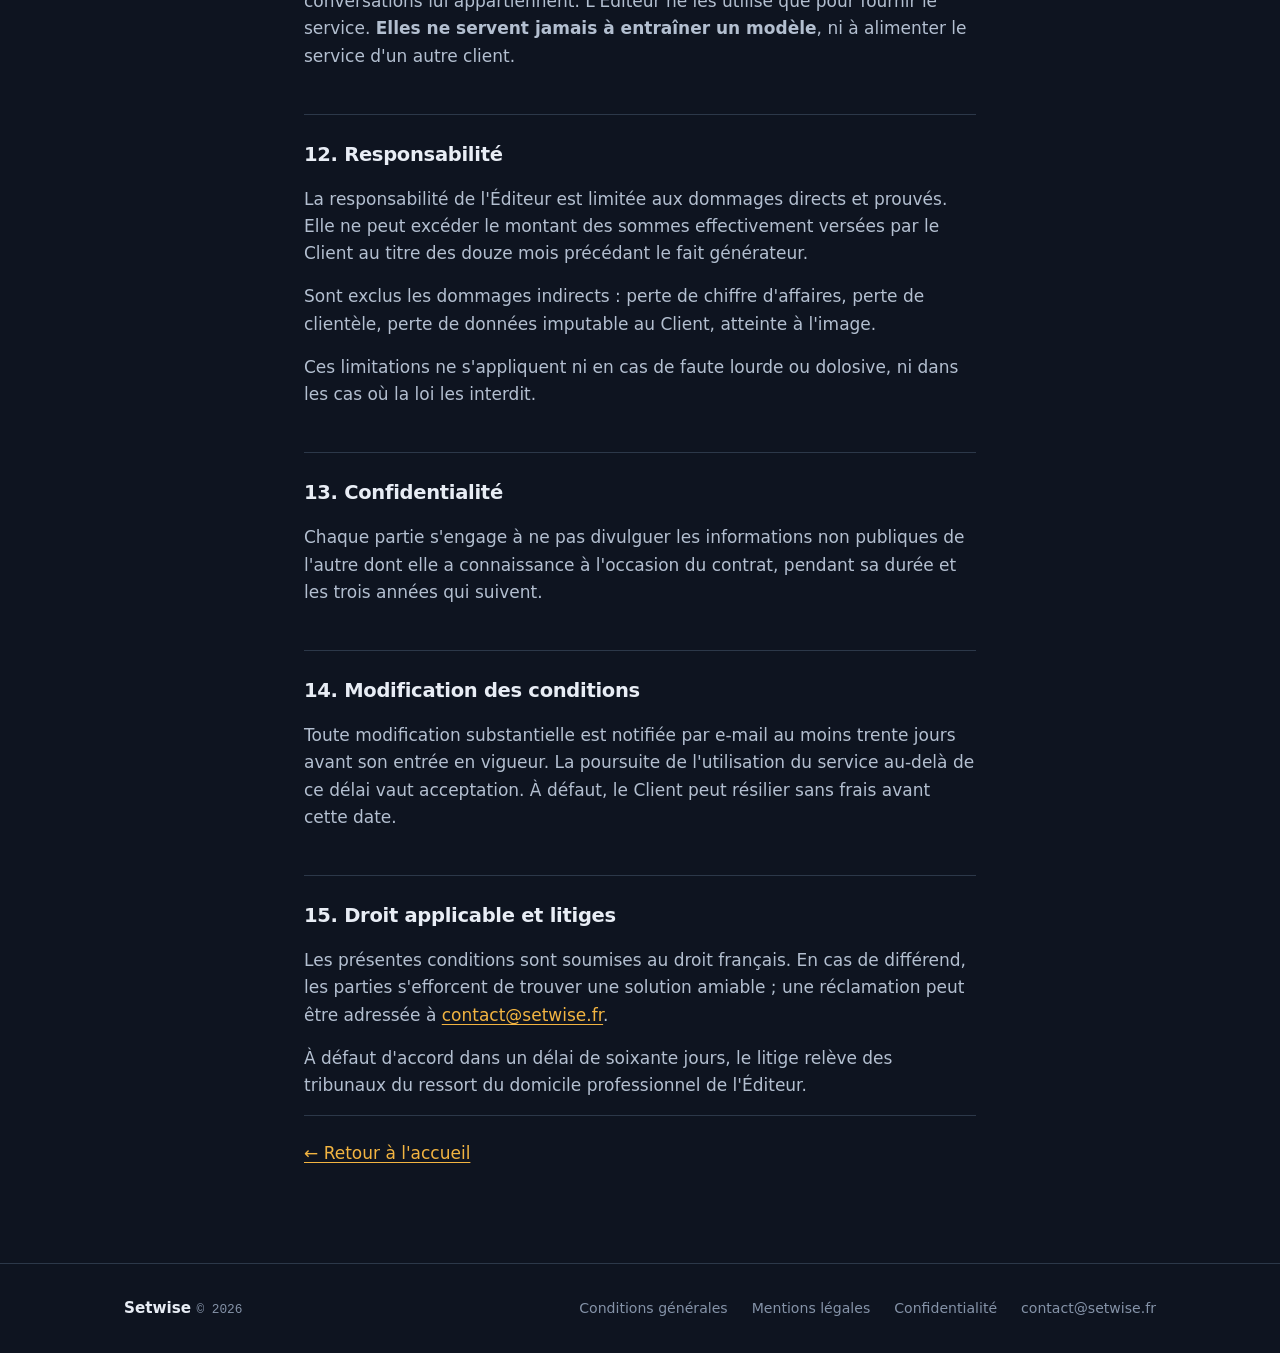
<file: frontend/site/cgv.html>
<!DOCTYPE html>
<html lang="fr">
<head>
<meta charset="utf-8">
<meta name="viewport" content="width=device-width, initial-scale=1">
<title>Conditions générales — Setwise</title>
<meta name="description" content="Conditions générales de vente et d'utilisation du service Setwise : abonnement, durée, résiliation, responsabilités.">
<meta name="theme-color" content="#0E1420">
<meta name="robots" content="index, nofollow">
<link rel="canonical" href="https://setwise.fr/cgv.html">
<link rel="stylesheet" href="styles.css">
</head>
<body>

<a class="skip" href="#contenu">Aller au contenu</a>

<header class="topbar">
  <a class="topbar__brand" href="/">
    <span class="topbar__mark" aria-hidden="true"></span>
    Setwise
  </a>
  <nav class="topbar__nav" aria-label="Navigation principale">
    <a href="/#methode">La méthode</a>
    <a href="/#tarifs">Tarifs</a>
  </nav>
  <a class="button button--ghost" href="https://dashboard.setwise.fr">Se connecter</a>
</header>

<main class="doc" id="contenu">
  <div class="shell shell--narrow">

    <p class="eyebrow">Contrat</p>
    <h1 class="doc__title">Conditions générales de vente et d'utilisation</h1>
    <p class="doc__updated">Dernière mise à jour : <time datetime="2026-08-17">17 août 2026</time></p>

    <!--
      Ces CGV sont exigibles : le service est vendu en ligne, par abonnement,
      avec reconduction automatique. Sans elles, aucune limitation de
      responsabilité n'est opposable et les règles de résiliation ne le sont
      pas davantage.

      Deux points doivent être arbitrés avant publication :
        - l'adresse de l'éditeur (article 1) ;
        - le régime de TVA (article 5) — la mention 293 B doit disparaître si
          l'entreprise devient assujettie.

      Ce texte n'a pas été relu par un avocat. Il couvre les clauses usuelles
      d'un SaaS B2B français, pas les situations particulières.
    -->
    <div class="callout">
      <p><strong>À faire relire avant publication.</strong> Ce texte couvre les clauses usuelles d'un abonnement SaaS vendu à des professionnels en France. Il ne remplace pas la relecture d'un professionnel du droit.</p>
    </div>

    <h2>1. Éditeur et objet</h2>
    <p>
      Le service Setwise est édité par <strong>Ilyes Bouir — EI</strong>
      (entrepreneur individuel), exploitant sous le nom commercial Setwise,
      dont l'adresse est 126 boulevard Godard, 33300 Bordeaux, France, joignable au
      +33 6 36 42 50 72 ou par e-mail à
      <a href="mailto:contact@setwise.fr">contact@setwise.fr</a> — ci-après
      «&nbsp;l'Éditeur&nbsp;».
    </p>
    <p>
      Setwise est un service logiciel en ligne qui répond automatiquement aux
      messages reçus par un établissement sur Instagram et WhatsApp, qualifie
      les demandes selon un script défini par l'établissement, propose des
      créneaux issus de son agenda et enregistre les rendez-vous.
    </p>
    <p>
      Les présentes conditions régissent la souscription et l'utilisation du
      service. Elles sont acceptées lors de la création du compte et forment,
      avec la <a href="/confidentialite.html">politique de confidentialité</a>,
      l'intégralité de l'accord entre les parties.
    </p>

    <h2>2. Public concerné</h2>
    <p>
      Le service est <strong>réservé aux professionnels</strong> agissant dans
      le cadre de leur activité : instituts de beauté, centres d'esthétique,
      cliniques d'esthétique non invasive. Il n'est pas destiné aux
      consommateurs.
    </p>
    <p>
      Le Client déclare disposer de la capacité d'engager l'établissement pour
      lequel il souscrit, et d'exploiter légalement les comptes Instagram et
      WhatsApp qu'il connecte.
    </p>

    <h2>3. Ce que le service fait, et ce qu'il ne fait pas</h2>
    <ul class="bullets">
      <li>
        L'assistant rédige des réponses à partir du script, des prestations et
        des horaires saisis par le Client. <strong>Le Client répond du contenu
        de ce paramétrage</strong>, notamment de l'exactitude des tarifs et des
        durées annoncés.
      </li>
      <li>
        L'assistant <strong>ne donne aucun conseil médical</strong>. Toute
        conversation abordant une contre-indication, une grossesse, un
        traitement en cours ou une réclamation est transmise à une personne de
        l'établissement, et l'assistant cesse de répondre jusqu'à reprise
        explicite.
      </li>
      <li>
        L'assistant se présente comme l'assistant de l'établissement et
        <strong>ne prétend pas être humain</strong> s'il lui est demandé
        directement.
      </li>
      <li>
        Aucun résultat commercial n'est garanti. Les chiffres publiés sur le
        site décrivent des constats de marché, pas un engagement.
      </li>
    </ul>

    <h2>4. Obligations du Client</h2>
    <ul class="bullets">
      <li>Maintenir à jour le paramétrage de l'agent : prestations, tarifs, horaires, script.</li>
      <li>Surveiller les conversations escaladées et y répondre dans un délai raisonnable.</li>
      <li>Respecter les politiques d'utilisation de Meta, de Google et des autres services connectés.</li>
      <li>Ne pas utiliser le service pour de la prospection non sollicitée, ni pour contacter des personnes ayant exercé leur droit d'opposition.</li>
      <li>Préserver la confidentialité de ses identifiants et signaler sans délai tout accès non autorisé.</li>
    </ul>
    <p>
      Un manquement grave ou répété à ces obligations autorise l'Éditeur à
      suspendre le compte, après mise en demeure restée sans effet pendant
      sept jours — sauf urgence caractérisée, notamment en cas de risque pour
      des tiers ou de blocage du compte par un service connecté.
    </p>

    <h2>5. Prix, essai et facturation</h2>
    <p>
      Les formules et leurs prix sont ceux affichés sur la
      <a href="/#tarifs">page tarifs</a> au jour de la souscription. Les prix
      sont indiqués en euros, par mois et par compte.
    </p>
    <p><strong>TVA non applicable, article 293 B du CGI.</strong></p>
    <p>
      La souscription ouvre une <strong>période d'essai gratuite de 7 jours,
      sans carte bancaire</strong>. À l'issue de cette période, le service est
      suspendu tant qu'aucun abonnement n'est souscrit ; les données restent
      accessibles.
    </p>
    <p>
      L'abonnement est prélevé d'avance, chaque mois, à la date anniversaire de
      la souscription. Les paiements sont traités par Stripe&nbsp;;
      <strong>l'Éditeur n'a jamais accès aux coordonnées bancaires</strong>. Les
      factures sont disponibles depuis le tableau de bord.
    </p>
    <p>
      Les prix peuvent être révisés avec un préavis de trente jours notifié par
      e-mail. Le Client qui refuse la révision peut résilier avant son entrée en
      vigueur, sans frais.
    </p>

    <h2>6. Défaut de paiement</h2>
    <p>
      En cas d'échec de prélèvement, l'abonnement passe en impayé et plusieurs
      tentatives sont effectuées par Stripe. Le service reste actif pendant
      cette phase.
    </p>
    <p>
      Passé l'échec définitif, <strong>l'assistant cesse de répondre aux
      messages entrants</strong> et les campagnes sortantes sont interrompues.
      Le tableau de bord et l'historique restent consultables. Le service
      reprend automatiquement dès la régularisation.
    </p>

    <h2>7. Durée, reconduction et résiliation</h2>
    <p>
      L'abonnement est conclu <strong>sans engagement de durée</strong> et se
      reconduit automatiquement chaque mois.
    </p>
    <p>
      Le Client peut résilier à tout moment depuis le tableau de bord, sans
      motif ni frais. La résiliation prend effet au terme de la période en
      cours&nbsp;: le service reste accessible jusqu'à cette date, et aucun
      remboursement au prorata n'est dû.
    </p>
    <p>
      L'Éditeur peut résilier avec un préavis de trente jours, ou sans préavis
      en cas de manquement grave. Dans le premier cas, la fraction d'abonnement
      non utilisée est remboursée.
    </p>

    <h2>8. Sort des données après résiliation</h2>
    <p>
      Le Client peut exporter ses données depuis le tableau de bord à tout
      moment. Après la résiliation, elles sont conservées
      <strong>trente jours</strong>, période pendant laquelle une réactivation
      les restitue en l'état, puis <strong>supprimées définitivement</strong>.
    </p>
    <p>
      Les données de facturation sont conservées dix ans, comme l'impose le
      code de commerce.
    </p>

    <h2>9. Données personnelles</h2>
    <p>
      Pour les données des personnes qui contactent l'établissement, le
      <strong>Client est responsable de traitement</strong> et
      <strong>l'Éditeur agit en sous-traitant</strong> au sens de l'article 28
      du RGPD, sur instruction du Client. Les catégories de données, les
      finalités, les durées de conservation, la liste des sous-traitants
      ultérieurs et les mesures de sécurité figurent dans la
      <a href="/confidentialite.html">politique de confidentialité</a>, qui vaut
      accord de sous-traitance.
    </p>
    <p>
      L'Éditeur informe le Client de tout recours à un nouveau sous-traitant
      ultérieur avec un préavis de trente jours, période pendant laquelle le
      Client peut s'y opposer en résiliant sans frais.
    </p>
    <p>
      En cas de violation de données affectant le Client, l'Éditeur l'en informe
      sans délai injustifié et lui fournit les éléments nécessaires à sa propre
      notification à la CNIL.
    </p>

    <h2>10. Disponibilité et maintenance</h2>
    <p>
      L'Éditeur met en œuvre les moyens raisonnables pour assurer la
      disponibilité du service, sans garantie d'absence d'interruption. Les
      opérations de maintenance programmée sont annoncées au moins
      quarante-huit heures à l'avance et planifiées en dehors des heures
      d'ouverture habituelles des instituts.
    </p>
    <p>
      Le service dépend de plateformes tierces — Meta, Google, Stripe,
      Anthropic. Leur indisponibilité, leurs évolutions techniques ou leurs
      décisions unilatérales (suspension d'un compte, retrait d'une permission
      d'API, modification de leurs conditions) échappent au contrôle de
      l'Éditeur et ne peuvent lui être imputées.
    </p>

    <h2>11. Propriété intellectuelle</h2>
    <p>
      Le service, son code et son interface restent la propriété exclusive de
      l'Éditeur. Le Client bénéficie d'un droit d'usage personnel, non exclusif
      et non cessible, pour la durée de son abonnement.
    </p>
    <p>
      Les données du Client, son script de qualification et le contenu de ses
      conversations lui appartiennent. L'Éditeur ne les utilise que pour
      fournir le service. <strong>Elles ne servent jamais à entraîner un
      modèle</strong>, ni à alimenter le service d'un autre client.
    </p>

    <h2>12. Responsabilité</h2>
    <p>
      La responsabilité de l'Éditeur est limitée aux dommages directs et
      prouvés. Elle ne peut excéder le montant des sommes effectivement versées
      par le Client au titre des douze mois précédant le fait générateur.
    </p>
    <p>
      Sont exclus les dommages indirects&nbsp;: perte de chiffre d'affaires,
      perte de clientèle, perte de données imputable au Client, atteinte à
      l'image.
    </p>
    <p>
      Ces limitations ne s'appliquent ni en cas de faute lourde ou dolosive, ni
      dans les cas où la loi les interdit.
    </p>

    <h2>13. Confidentialité</h2>
    <p>
      Chaque partie s'engage à ne pas divulguer les informations non publiques
      de l'autre dont elle a connaissance à l'occasion du contrat, pendant sa
      durée et les trois années qui suivent.
    </p>

    <h2>14. Modification des conditions</h2>
    <p>
      Toute modification substantielle est notifiée par e-mail au moins trente
      jours avant son entrée en vigueur. La poursuite de l'utilisation du
      service au-delà de ce délai vaut acceptation. À défaut, le Client peut
      résilier sans frais avant cette date.
    </p>

    <h2>15. Droit applicable et litiges</h2>
    <p>
      Les présentes conditions sont soumises au droit français. En cas de
      différend, les parties s'efforcent de trouver une solution amiable&nbsp;;
      une réclamation peut être adressée à
      <a href="mailto:contact@setwise.fr">contact@setwise.fr</a>.
    </p>
    <p>
      À défaut d'accord dans un délai de soixante jours, le litige relève des
      tribunaux du ressort du domicile professionnel de l'Éditeur.
    </p>

    <p class="doc__back"><a href="/">← Retour à l'accueil</a></p>

  </div>
</main>

<footer class="footer">
  <div class="shell footer__inner">
    <p class="footer__brand">Setwise <span class="footer__year">© <span id="year">2026</span></span></p>
    <nav aria-label="Liens de pied de page">
      <a href="/cgv.html">Conditions générales</a>
      <a href="/mentions-legales.html">Mentions légales</a>
      <a href="/confidentialite.html">Confidentialité</a>
      <a href="mailto:contact@setwise.fr">contact@setwise.fr</a>
    </nav>
  </div>
</footer>

<script src="site.js" defer></script>
</body>
</html>
</file>
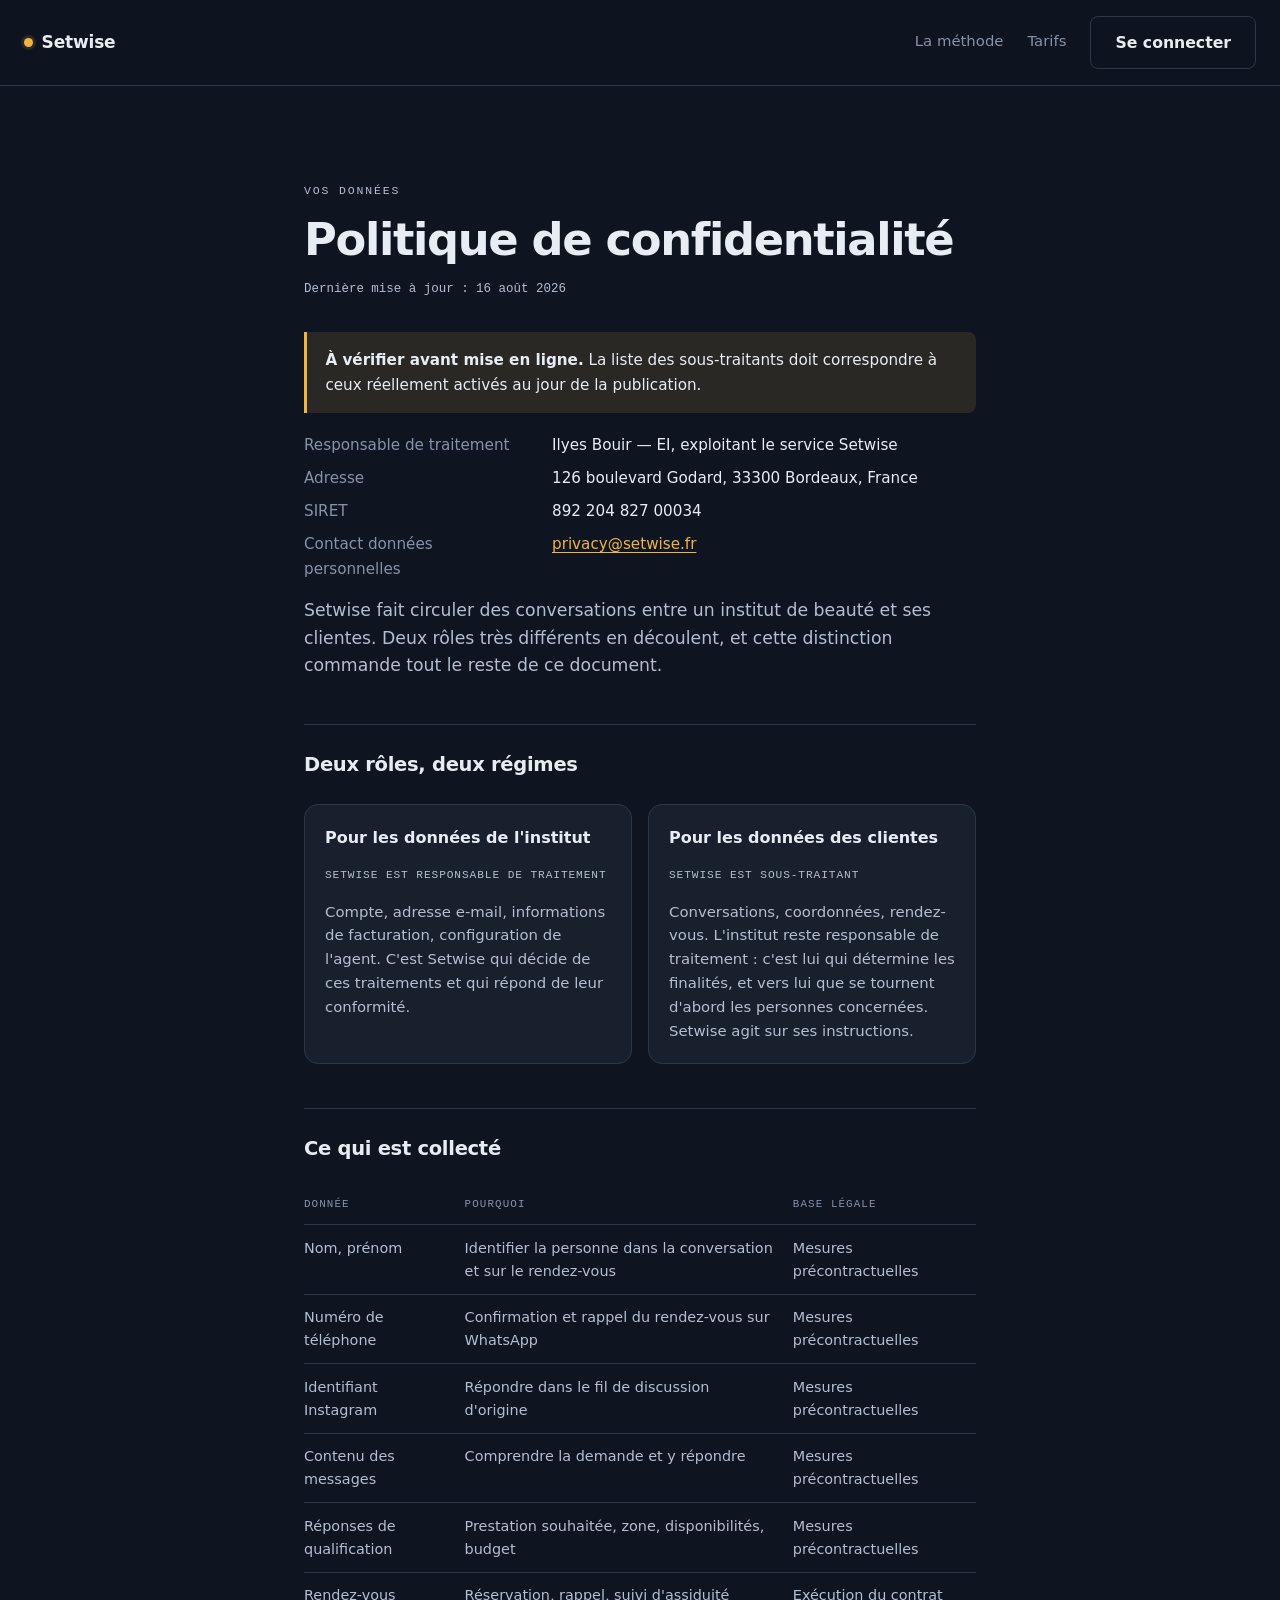
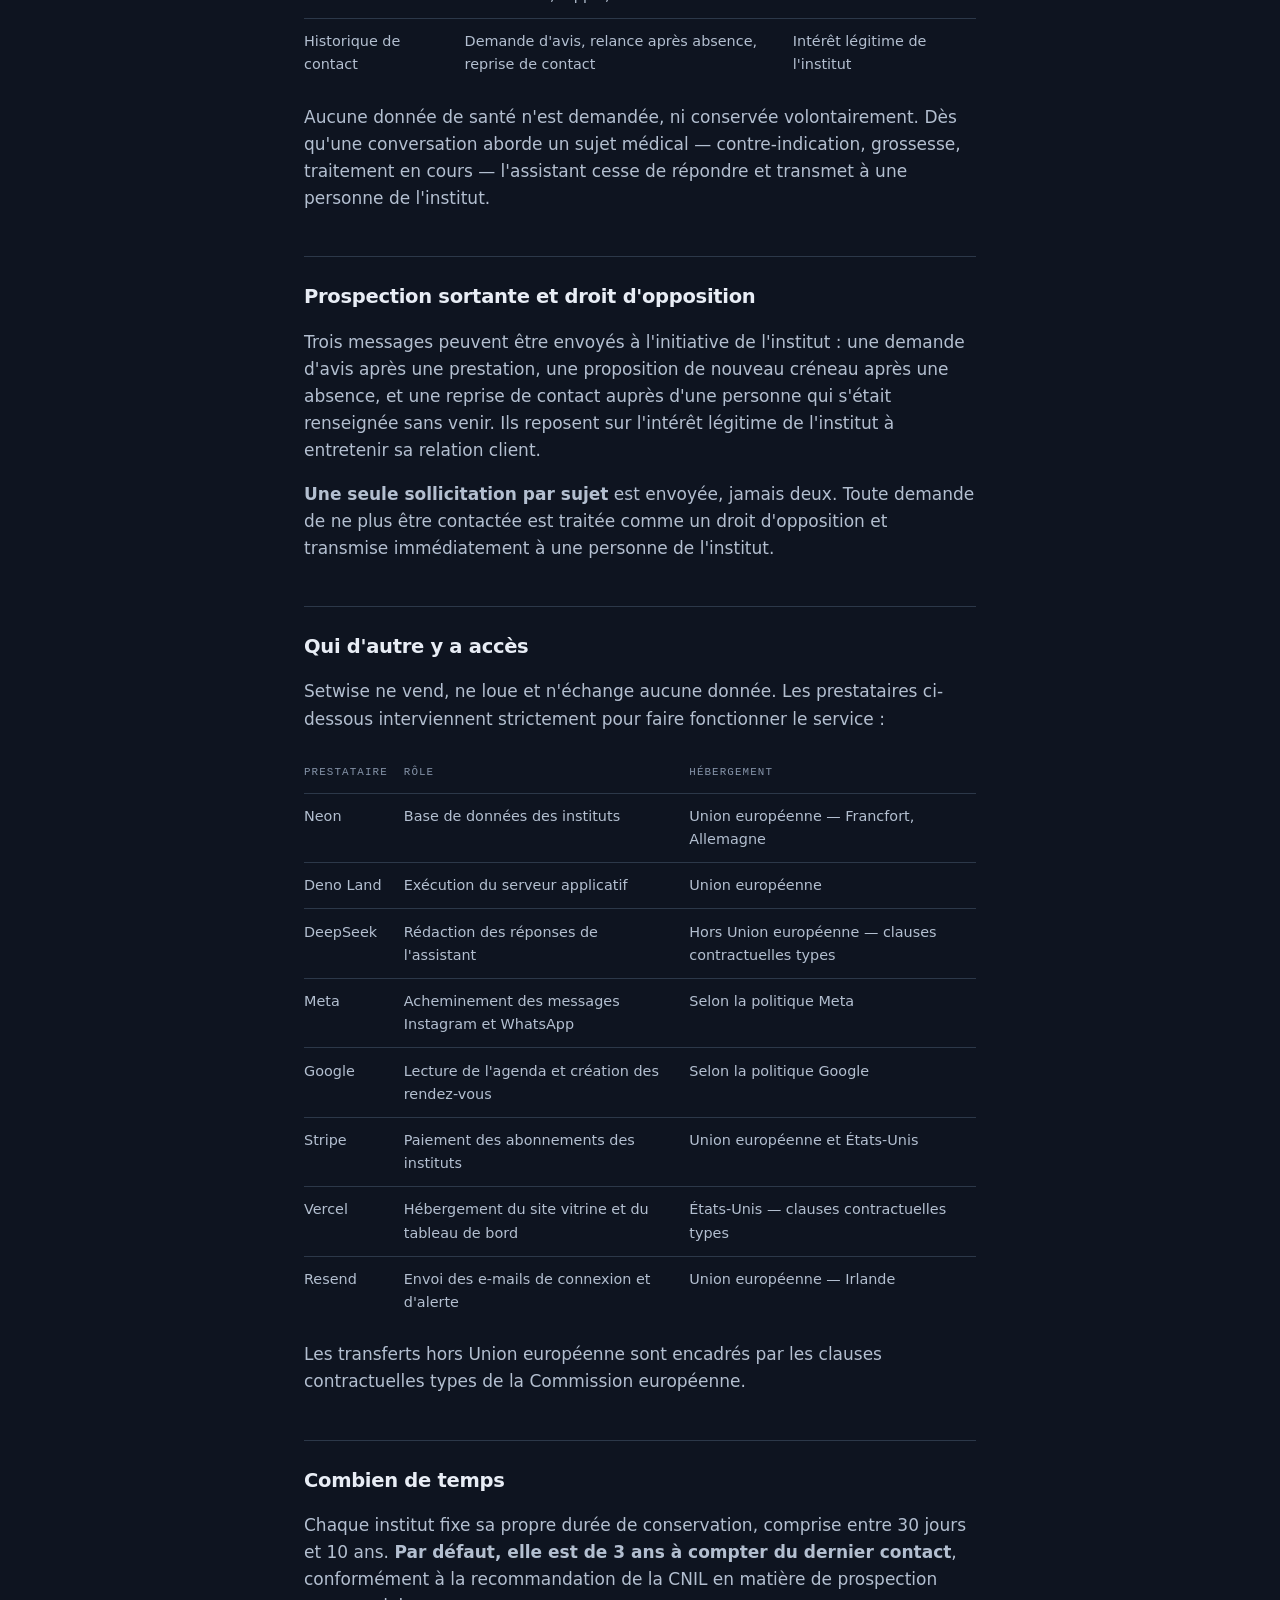
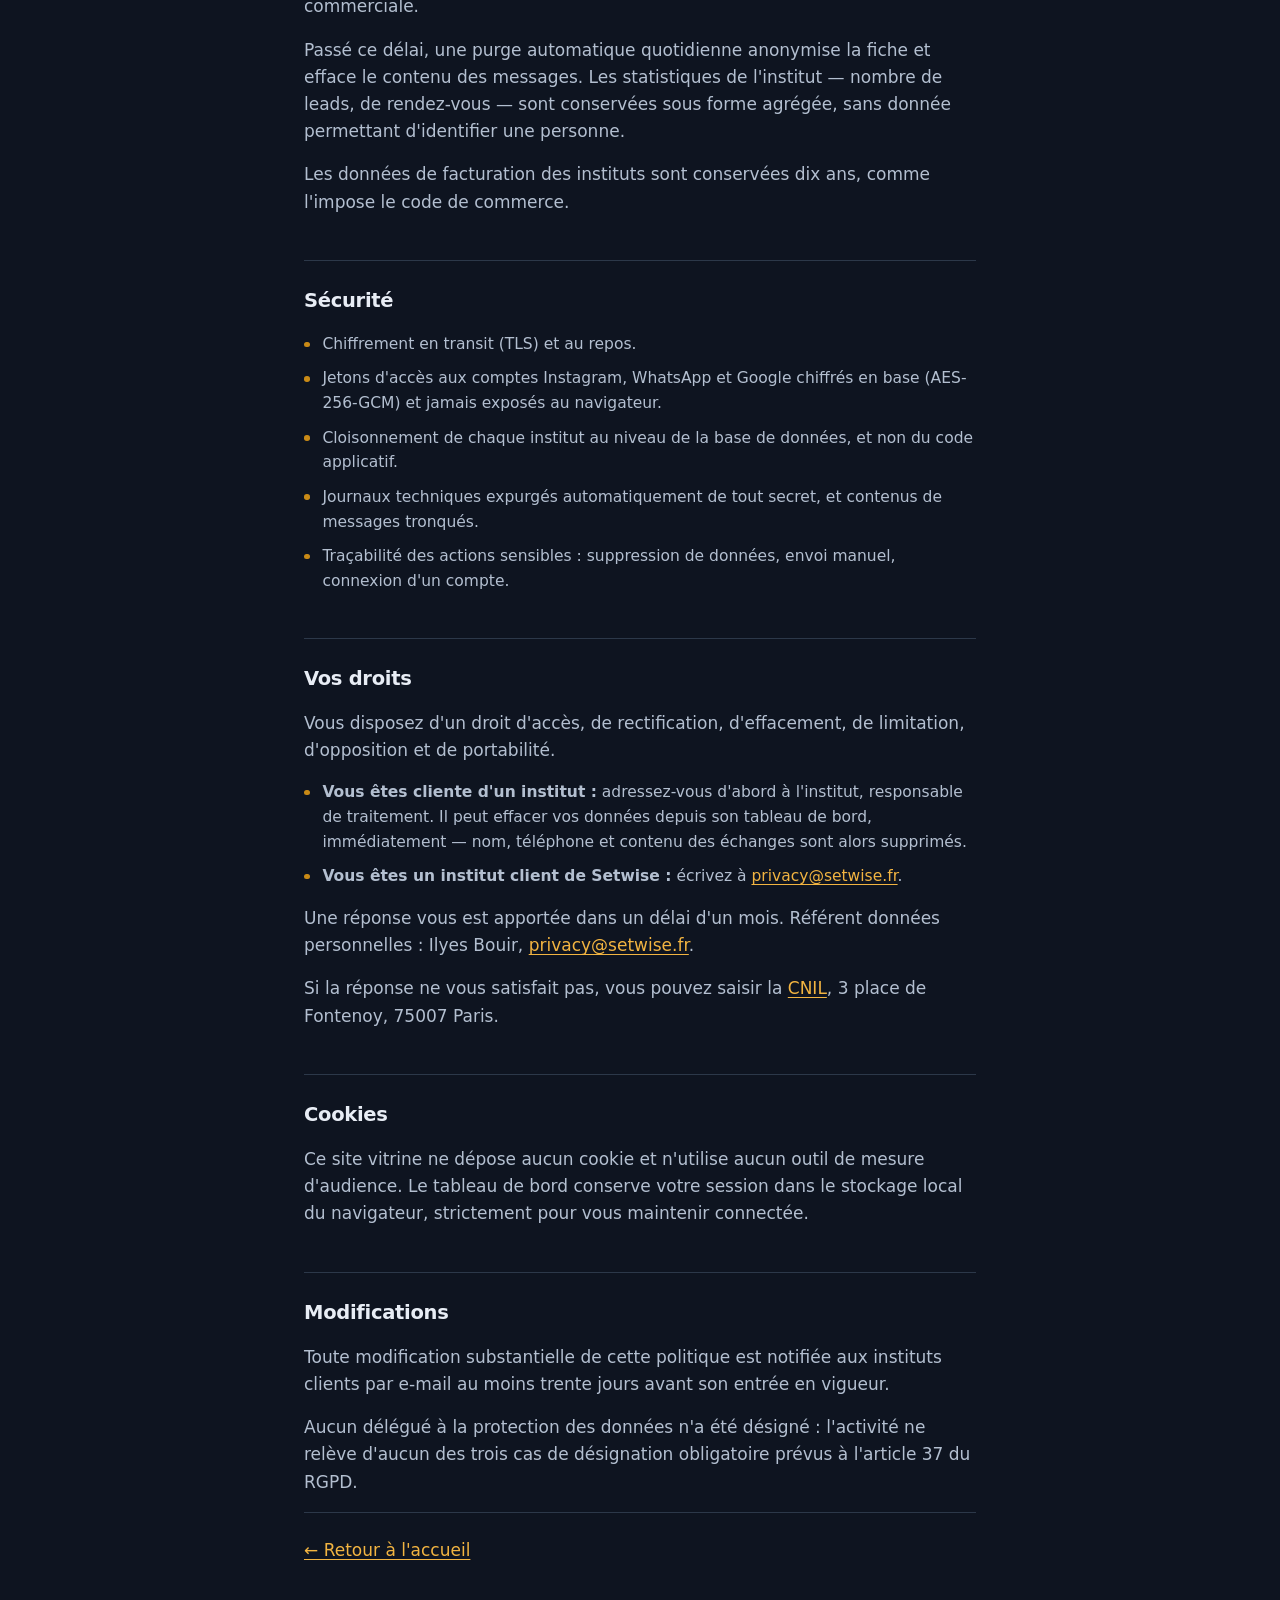
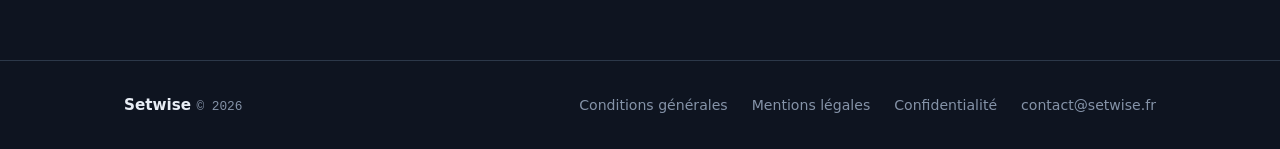
<file: frontend/site/confidentialite.html>
<!DOCTYPE html>
<html lang="fr">
<head>
<meta charset="utf-8">
<meta name="viewport" content="width=device-width, initial-scale=1">
<title>Confidentialité — Setwise</title>
<meta name="description" content="Quelles données Setwise traite, pour qui, combien de temps, et comment exercer vos droits.">
<meta name="theme-color" content="#0E1420">
<meta name="robots" content="index, nofollow">
<link rel="canonical" href="https://setwise.fr/confidentialite.html">
<link rel="stylesheet" href="styles.css">
</head>
<body>

<a class="skip" href="#contenu">Aller au contenu</a>

<header class="topbar">
  <a class="topbar__brand" href="/">
    <span class="topbar__mark" aria-hidden="true"></span>
    Setwise
  </a>
  <nav class="topbar__nav" aria-label="Navigation principale">
    <a href="/#methode">La méthode</a>
    <a href="/#tarifs">Tarifs</a>
  </nav>
  <a class="button button--ghost" href="https://dashboard.setwise.fr">Se connecter</a>
</header>

<main class="doc" id="contenu">
  <div class="shell shell--narrow">

    <p class="eyebrow">Vos données</p>
    <h1 class="doc__title">Politique de confidentialité</h1>
    <p class="doc__updated">Dernière mise à jour : <time datetime="2026-08-16">16 août 2026</time></p>

    <div class="callout">
      <p><strong>À vérifier avant mise en ligne.</strong> La liste des sous-traitants doit correspondre à ceux réellement activés au jour de la publication.</p>
    </div>

    <dl class="facts">
      <dt>Responsable de traitement</dt><dd>Ilyes Bouir — EI, exploitant le service Setwise</dd>
      <dt>Adresse</dt><dd>126 boulevard Godard, 33300 Bordeaux, France</dd>
      <dt>SIRET</dt><dd>892 204 827 00034</dd>
      <dt>Contact données personnelles</dt><dd><a href="mailto:privacy@setwise.fr">privacy@setwise.fr</a></dd>
    </dl>

    <p class="doc__lede">
      Setwise fait circuler des conversations entre un institut de beauté et
      ses clientes. Deux rôles très différents en découlent, et cette
      distinction commande tout le reste de ce document.
    </p>

    <h2>Deux rôles, deux régimes</h2>

    <div class="roles">
      <div class="role">
        <h3>Pour les données de l'institut</h3>
        <p class="role__tag">Setwise est responsable de traitement</p>
        <p>
          Compte, adresse e-mail, informations de facturation, configuration de
          l'agent. C'est Setwise qui décide de ces traitements et qui répond de
          leur conformité.
        </p>
      </div>
      <div class="role">
        <h3>Pour les données des clientes</h3>
        <p class="role__tag">Setwise est sous-traitant</p>
        <p>
          Conversations, coordonnées, rendez-vous. L'institut reste responsable
          de traitement : c'est lui qui détermine les finalités, et vers lui que
          se tournent d'abord les personnes concernées. Setwise agit sur ses
          instructions.
        </p>
      </div>
    </div>

    <h2>Ce qui est collecté</h2>

    <table class="grid">
      <caption class="sr">Données traitées, finalité et base légale</caption>
      <thead>
        <tr><th scope="col">Donnée</th><th scope="col">Pourquoi</th><th scope="col">Base légale</th></tr>
      </thead>
      <tbody>
        <tr>
          <td>Nom, prénom</td>
          <td>Identifier la personne dans la conversation et sur le rendez-vous</td>
          <td>Mesures précontractuelles</td>
        </tr>
        <tr>
          <td>Numéro de téléphone</td>
          <td>Confirmation et rappel du rendez-vous sur WhatsApp</td>
          <td>Mesures précontractuelles</td>
        </tr>
        <tr>
          <td>Identifiant Instagram</td>
          <td>Répondre dans le fil de discussion d'origine</td>
          <td>Mesures précontractuelles</td>
        </tr>
        <tr>
          <td>Contenu des messages</td>
          <td>Comprendre la demande et y répondre</td>
          <td>Mesures précontractuelles</td>
        </tr>
        <tr>
          <td>Réponses de qualification</td>
          <td>Prestation souhaitée, zone, disponibilités, budget</td>
          <td>Mesures précontractuelles</td>
        </tr>
        <tr>
          <td>Rendez-vous</td>
          <td>Réservation, rappel, suivi d'assiduité</td>
          <td>Exécution du contrat</td>
        </tr>
        <tr>
          <td>Historique de contact</td>
          <td>Demande d'avis, relance après absence, reprise de contact</td>
          <td>Intérêt légitime de l'institut</td>
        </tr>
      </tbody>
    </table>

    <p>
      Aucune donnée de santé n'est demandée, ni conservée volontairement. Dès
      qu'une conversation aborde un sujet médical — contre-indication, grossesse,
      traitement en cours — l'assistant cesse de répondre et transmet à une
      personne de l'institut.
    </p>

    <h2>Prospection sortante et droit d'opposition</h2>
    <p>
      Trois messages peuvent être envoyés à l'initiative de l'institut : une
      demande d'avis après une prestation, une proposition de nouveau créneau
      après une absence, et une reprise de contact auprès d'une personne qui
      s'était renseignée sans venir. Ils reposent sur l'intérêt légitime de
      l'institut à entretenir sa relation client.
    </p>
    <p>
      <strong>Une seule sollicitation par sujet</strong> est envoyée, jamais
      deux. Toute demande de ne plus être contactée est traitée comme un droit
      d'opposition et transmise immédiatement à une personne de l'institut.
    </p>

    <h2>Qui d'autre y a accès</h2>
    <p>
      Setwise ne vend, ne loue et n'échange aucune donnée. Les prestataires
      ci-dessous interviennent strictement pour faire fonctionner le service&nbsp;:
    </p>

    <table class="grid">
      <caption class="sr">Sous-traitants ultérieurs</caption>
      <thead>
        <tr><th scope="col">Prestataire</th><th scope="col">Rôle</th><th scope="col">Hébergement</th></tr>
      </thead>
      <tbody>
        <tr><td>Neon</td><td>Base de données des instituts</td><td>Union européenne — Francfort, Allemagne</td></tr>
        <tr><td>Deno Land</td><td>Exécution du serveur applicatif</td><td>Union européenne</td></tr>
        <tr><td>DeepSeek</td><td>Rédaction des réponses de l'assistant</td><td>Hors Union européenne — clauses contractuelles types</td></tr>
        <tr><td>Meta</td><td>Acheminement des messages Instagram et WhatsApp</td><td>Selon la politique Meta</td></tr>
        <tr><td>Google</td><td>Lecture de l'agenda et création des rendez-vous</td><td>Selon la politique Google</td></tr>
        <tr><td>Stripe</td><td>Paiement des abonnements des instituts</td><td>Union européenne et États-Unis</td></tr>
        <tr><td>Vercel</td><td>Hébergement du site vitrine et du tableau de bord</td><td>États-Unis — clauses contractuelles types</td></tr>
        <tr><td>Resend</td><td>Envoi des e-mails de connexion et d'alerte</td><td>Union européenne — Irlande</td></tr>
      </tbody>
    </table>

    <p>
      Les transferts hors Union européenne sont encadrés par les clauses
      contractuelles types de la Commission européenne.
    </p>

    <h2>Combien de temps</h2>
    <p>
      Chaque institut fixe sa propre durée de conservation, comprise entre
      30 jours et 10 ans. <strong>Par défaut, elle est de 3 ans à compter du
      dernier contact</strong>, conformément à la recommandation de la CNIL en
      matière de prospection commerciale.
    </p>
    <p>
      Passé ce délai, une purge automatique quotidienne anonymise la fiche et
      efface le contenu des messages. Les statistiques de l'institut — nombre de
      leads, de rendez-vous — sont conservées sous forme agrégée, sans donnée
      permettant d'identifier une personne.
    </p>
    <p>
      Les données de facturation des instituts sont conservées dix ans, comme
      l'impose le code de commerce.
    </p>

    <h2>Sécurité</h2>
    <ul class="bullets">
      <li>Chiffrement en transit (TLS) et au repos.</li>
      <li>Jetons d'accès aux comptes Instagram, WhatsApp et Google chiffrés en base (AES-256-GCM) et jamais exposés au navigateur.</li>
      <li>Cloisonnement de chaque institut au niveau de la base de données, et non du code applicatif.</li>
      <li>Journaux techniques expurgés automatiquement de tout secret, et contenus de messages tronqués.</li>
      <li>Traçabilité des actions sensibles : suppression de données, envoi manuel, connexion d'un compte.</li>
    </ul>

    <h2>Vos droits</h2>
    <p>
      Vous disposez d'un droit d'accès, de rectification, d'effacement, de
      limitation, d'opposition et de portabilité.
    </p>
    <ul class="bullets">
      <li>
        <strong>Vous êtes cliente d'un institut&nbsp;:</strong> adressez-vous
        d'abord à l'institut, responsable de traitement. Il peut effacer vos
        données depuis son tableau de bord, immédiatement — nom, téléphone et
        contenu des échanges sont alors supprimés.
      </li>
      <li>
        <strong>Vous êtes un institut client de Setwise&nbsp;:</strong>
        écrivez à <a href="mailto:privacy@setwise.fr">privacy@setwise.fr</a>.
      </li>
    </ul>
    <p>
      Une réponse vous est apportée dans un délai d'un mois. Référent données
      personnelles&nbsp;: Ilyes Bouir,
      <a href="mailto:privacy@setwise.fr">privacy@setwise.fr</a>.
    </p>
    <p>
      Si la réponse ne vous satisfait pas, vous pouvez saisir la
      <a href="https://www.cnil.fr/fr/plaintes" rel="noopener">CNIL</a>,
      3 place de Fontenoy, 75007 Paris.
    </p>

    <h2>Cookies</h2>
    <p>
      Ce site vitrine ne dépose aucun cookie et n'utilise aucun outil de mesure
      d'audience. Le tableau de bord conserve votre session dans le stockage
      local du navigateur, strictement pour vous maintenir connectée.
    </p>

    <h2>Modifications</h2>
    <p>
      Toute modification substantielle de cette politique est notifiée aux
      instituts clients par e-mail au moins trente jours avant son entrée en
      vigueur.
    </p>
    <p>
      Aucun délégué à la protection des données n'a été désigné&nbsp;: l'activité
      ne relève d'aucun des trois cas de désignation obligatoire prévus à
      l'article 37 du RGPD.
    </p>

    <p class="doc__back"><a href="/">← Retour à l'accueil</a></p>

  </div>
</main>

<footer class="footer">
  <div class="shell footer__inner">
    <p class="footer__brand">Setwise <span class="footer__year">© <span id="year">2026</span></span></p>
    <nav aria-label="Liens de pied de page">
      <a href="/cgv.html">Conditions générales</a>
      <a href="/mentions-legales.html">Mentions légales</a>
      <a href="/confidentialite.html">Confidentialité</a>
      <a href="mailto:contact@setwise.fr">contact@setwise.fr</a>
    </nav>
  </div>
</footer>

<script src="site.js" defer></script>
</body>
</html>
</file>
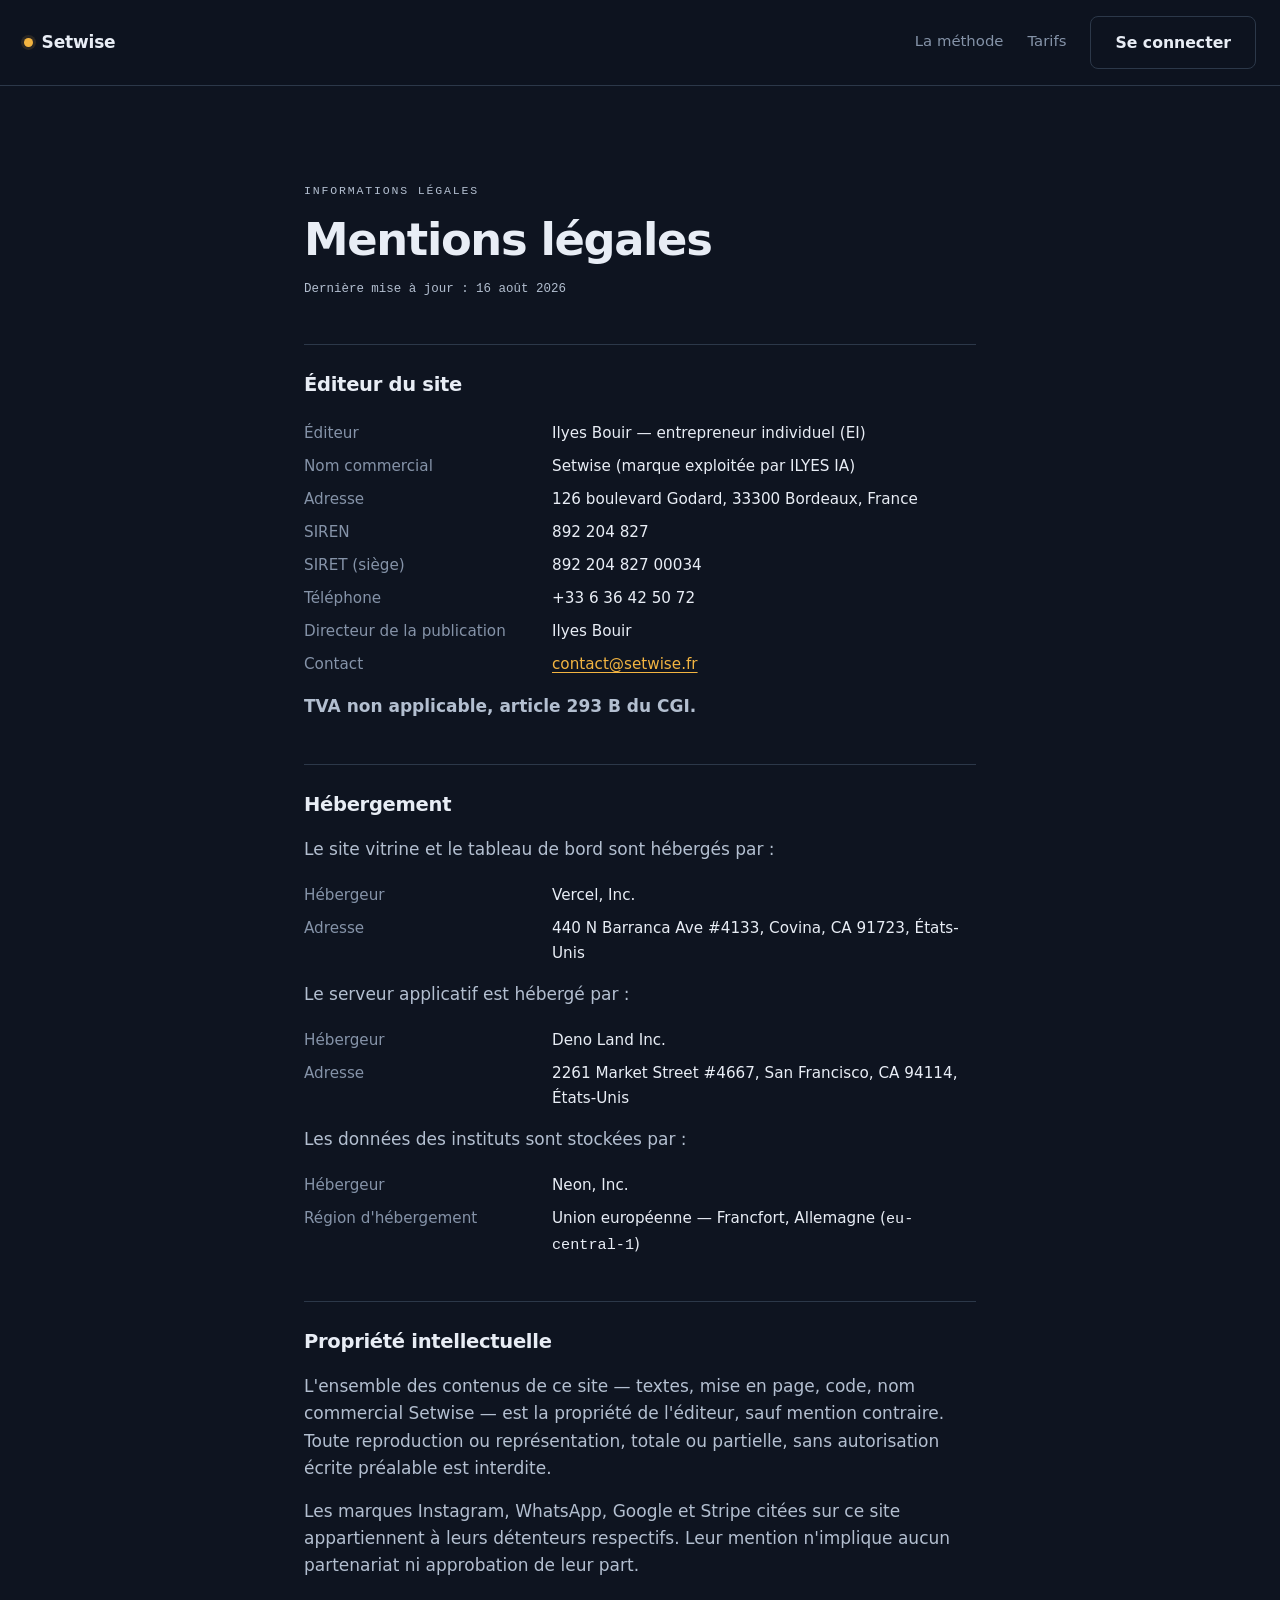
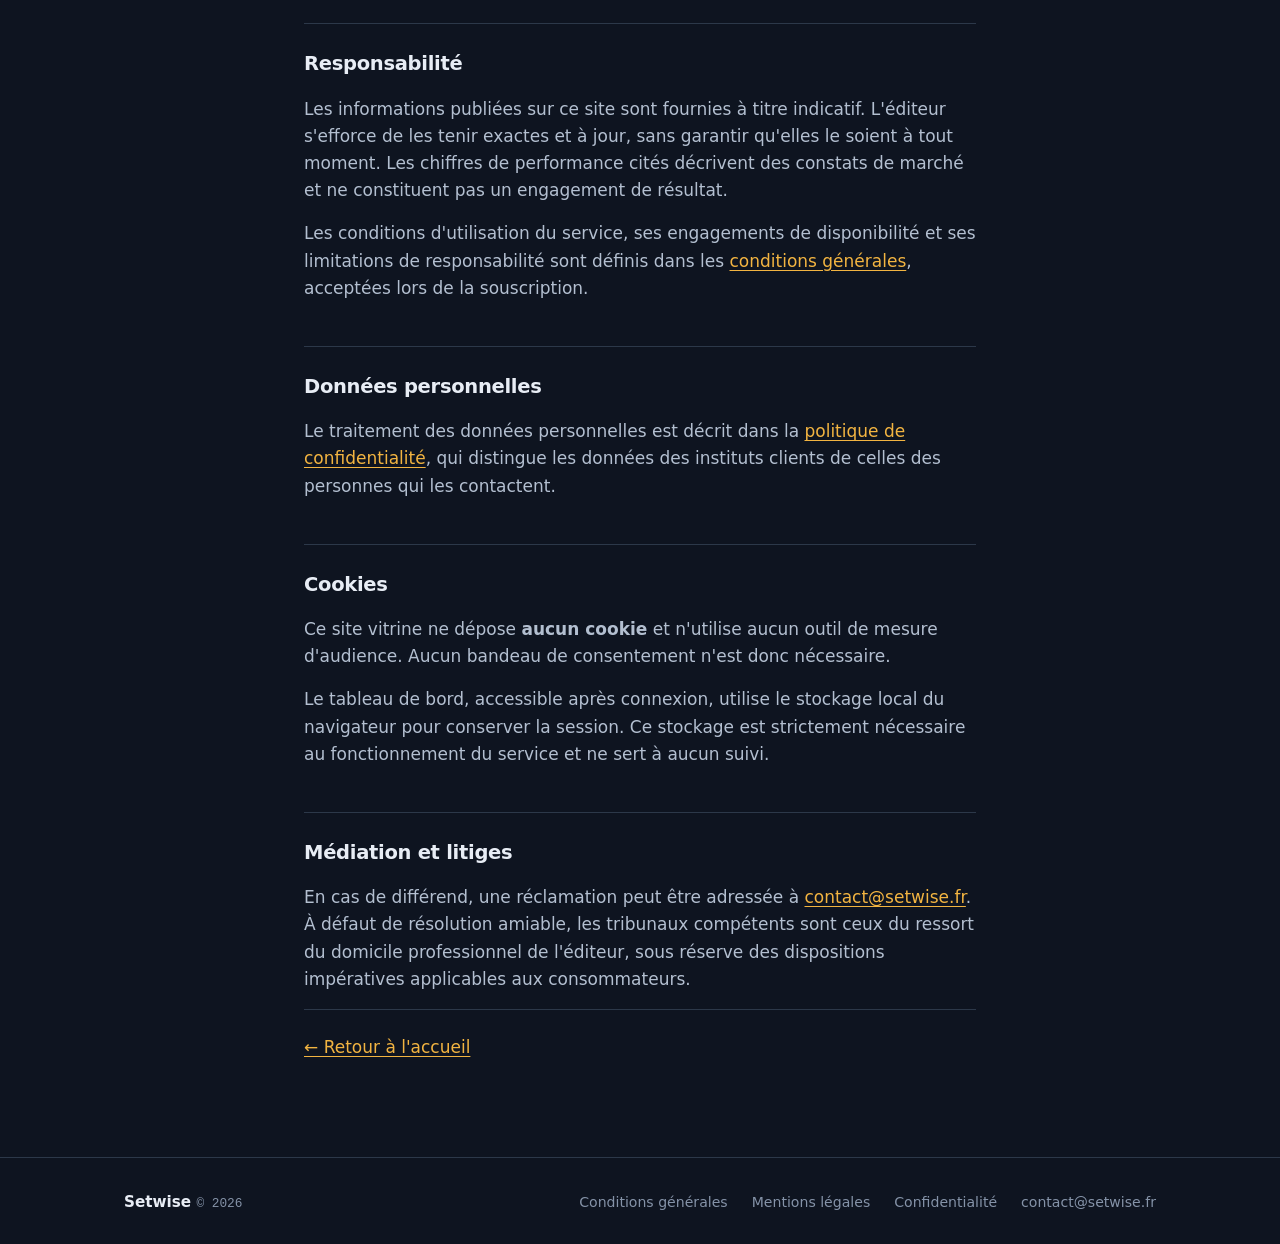
<file: frontend/site/mentions-legales.html>
<!DOCTYPE html>
<html lang="fr">
<head>
<meta charset="utf-8">
<meta name="viewport" content="width=device-width, initial-scale=1">
<title>Mentions légales — Setwise</title>
<meta name="description" content="Éditeur, hébergeur et conditions d'utilisation du site Setwise.">
<meta name="theme-color" content="#0E1420">
<meta name="robots" content="index, nofollow">
<link rel="canonical" href="https://setwise.fr/mentions-legales.html">
<link rel="stylesheet" href="styles.css">
</head>
<body>

<a class="skip" href="#contenu">Aller au contenu</a>

<header class="topbar">
  <a class="topbar__brand" href="/">
    <span class="topbar__mark" aria-hidden="true"></span>
    Setwise
  </a>
  <nav class="topbar__nav" aria-label="Navigation principale">
    <a href="/#methode">La méthode</a>
    <a href="/#tarifs">Tarifs</a>
  </nav>
  <a class="button button--ghost" href="https://dashboard.setwise.fr">Se connecter</a>
</header>

<main class="doc" id="contenu">
  <div class="shell shell--narrow">

    <p class="eyebrow">Informations légales</p>
    <h1 class="doc__title">Mentions légales</h1>
    <p class="doc__updated">Dernière mise à jour : <time datetime="2026-08-16">16 août 2026</time></p>

    <!--
      Structure : ENTREPRISE INDIVIDUELLE.
      Une EI n'a ni capital social, ni dénomination distincte de son
      exploitant. La mention « EI » accolée au nom est obligatoire depuis la
      loi du 14 février 2022 sur le statut de l'entrepreneur individuel.

      Adresse, SIRET et téléphone sont renseignés, exigés par l'article 6 III
      de la LCEN et par l'article L111-1 du
      code de la consommation (vente à distance). Une mention légale
      incomplète est une infraction ; une mention inventée est pire.
    -->


    <h2>Éditeur du site</h2>
    <dl class="facts">
      <dt>Éditeur</dt><dd>Ilyes Bouir — entrepreneur individuel (EI)</dd>
      <dt>Nom commercial</dt><dd>Setwise (marque exploitée par ILYES IA)</dd>
      <dt>Adresse</dt><dd>126 boulevard Godard, 33300 Bordeaux, France</dd>
      <dt>SIREN</dt><dd>892 204 827</dd>
      <dt>SIRET (siège)</dt><dd>892 204 827 00034</dd>
      <dt>Téléphone</dt><dd>+33 6 36 42 50 72</dd>
      <dt>Directeur de la publication</dt><dd>Ilyes Bouir</dd>
      <dt>Contact</dt><dd><a href="mailto:contact@setwise.fr">contact@setwise.fr</a></dd>
    </dl>

    <!--
      Franchise en base de TVA : mention obligatoire (art. 293 B du CGI).
      À SUPPRIMER si l'entreprise est assujettie à la TVA — dans ce cas,
      renseigner le numéro intracommunautaire ci-dessus.
    -->
    <p><strong>TVA non applicable, article 293 B du CGI.</strong></p>

    <h2>Hébergement</h2>
    <p>Le site vitrine et le tableau de bord sont hébergés par&nbsp;:</p>
    <dl class="facts">
      <dt>Hébergeur</dt><dd>Vercel, Inc.</dd>
      <dt>Adresse</dt><dd>440 N Barranca Ave #4133, Covina, CA 91723, États-Unis</dd>
    </dl>

    <p>Le serveur applicatif est hébergé par&nbsp;:</p>
    <dl class="facts">
      <dt>Hébergeur</dt><dd>Deno Land Inc.</dd>
      <dt>Adresse</dt><dd>2261 Market Street #4667, San Francisco, CA 94114, États-Unis</dd>
    </dl>

    <p>Les données des instituts sont stockées par&nbsp;:</p>
    <dl class="facts">
      <dt>Hébergeur</dt><dd>Neon, Inc.</dd>
      <dt>Région d'hébergement</dt><dd>Union européenne — Francfort, Allemagne (<code>eu-central-1</code>)</dd>
    </dl>

    <h2>Propriété intellectuelle</h2>
    <p>
      L'ensemble des contenus de ce site — textes, mise en page, code, nom
      commercial Setwise — est la propriété de l'éditeur, sauf mention contraire. Toute
      reproduction ou représentation, totale ou partielle, sans autorisation
      écrite préalable est interdite.
    </p>
    <p>
      Les marques Instagram, WhatsApp, Google et Stripe citées sur ce site
      appartiennent à leurs détenteurs respectifs. Leur mention n'implique
      aucun partenariat ni approbation de leur part.
    </p>

    <h2>Responsabilité</h2>
    <p>
      Les informations publiées sur ce site sont fournies à titre indicatif.
      L'éditeur s'efforce de les tenir exactes et à jour, sans garantir qu'elles
      le soient à tout moment. Les chiffres de performance cités décrivent des
      constats de marché et ne constituent pas un engagement de résultat.
    </p>
    <p>
      Les conditions d'utilisation du service, ses engagements de disponibilité
      et ses limitations de responsabilité sont définis dans les
      <a href="/cgv.html">conditions générales</a>, acceptées lors de la
      souscription.
    </p>

    <h2>Données personnelles</h2>
    <p>
      Le traitement des données personnelles est décrit dans la
      <a href="/confidentialite.html">politique de confidentialité</a>, qui
      distingue les données des instituts clients de celles des personnes qui
      les contactent.
    </p>

    <h2>Cookies</h2>
    <p>
      Ce site vitrine ne dépose <strong>aucun cookie</strong> et n'utilise aucun
      outil de mesure d'audience. Aucun bandeau de consentement n'est donc
      nécessaire.
    </p>
    <p>
      Le tableau de bord, accessible après connexion, utilise le stockage local
      du navigateur pour conserver la session. Ce stockage est strictement
      nécessaire au fonctionnement du service et ne sert à aucun suivi.
    </p>

    <h2>Médiation et litiges</h2>
    <p>
      En cas de différend, une réclamation peut être adressée à
      <a href="mailto:contact@setwise.fr">contact@setwise.fr</a>. À défaut de
      résolution amiable, les tribunaux compétents sont ceux du ressort du
      domicile professionnel de l'éditeur, sous réserve des dispositions
      impératives applicables aux consommateurs.
    </p>

    <p class="doc__back"><a href="/">← Retour à l'accueil</a></p>

  </div>
</main>

<footer class="footer">
  <div class="shell footer__inner">
    <p class="footer__brand">Setwise <span class="footer__year">© <span id="year">2026</span></span></p>
    <nav aria-label="Liens de pied de page">
      <a href="/cgv.html">Conditions générales</a>
      <a href="/mentions-legales.html">Mentions légales</a>
      <a href="/confidentialite.html">Confidentialité</a>
      <a href="mailto:contact@setwise.fr">contact@setwise.fr</a>
    </nav>
  </div>
</footer>

<script src="site.js" defer></script>
</body>
</html>
</file>
<file: frontend/site/styles.css>
/* ═══════════════════════════════════════════════════════════════════
   Setwise — site vitrine

   Direction : écran de téléphone la nuit. Le produit promet de
   répondre pendant que la gérante dort ; le site le montre plutôt
   que de l'écrire. Fond ardoise-indigo, accent ambre — la lumière
   d'un écran allumé dans le noir.

   Thème sombre unique, assumé : c'est la thèse du produit. Aucune
   couleur n'est laissée à l'héritage, la page tient sur n'importe
   quel fond hôte.

   Aucune webfont : le site se charge en 4G entre deux clientes.
   Deux rôles typographiques réellement distincts — la pile système
   (celle qui affiche ses DM) pour le texte, une monospace pour les
   horaires et les compteurs.
   ═══════════════════════════════════════════════════════════════════ */

:root {
  /* Fonds — du plus profond au plus relevé */
  --ink: #0e1420;
  --panel: #18202e;
  --panel-hi: #222c3d;
  --edge: #2c3849;

  /* Texte — le gris est biaisé vers le bleu du fond, pas neutre */
  --text: #e8edf5;
  --text-soft: #b3bfd0;
  --text-mute: #8593a8;

  /* Accent : ambre d'écran allumé */
  --amber: #f2b441;
  --amber-lit: #ffc65c;
  --amber-deep: #c98a16;
  --amber-wash: rgba(242, 180, 65, .12);
  /* Noir chaud posé sur l'ambre : un gris neutre y paraîtrait sale. */
  --on-amber: #14100a;

  /* Bulle entrante : ardoise relevée, jamais l'accent */
  --them: #263244;

  --sans: -apple-system, BlinkMacSystemFont, "Segoe UI", system-ui, "Helvetica Neue", Arial, sans-serif;
  --mono: ui-monospace, SFMono-Regular, "SF Mono", Menlo, Consolas, monospace;

  /* Repli : une bulle ajoutée sans `style="--i:n"` s'affiche quand même. */
  --i: 0;

  --shell: 1080px;
  --r: 14px;
  --r-sm: 8px;
}

*, *::before, *::after { box-sizing: border-box; }

html { -webkit-text-size-adjust: 100%; scroll-behavior: smooth; }
@media (prefers-reduced-motion: reduce) { html { scroll-behavior: auto; } }

body {
  margin: 0;
  background: var(--ink);
  color: var(--text);
  font-family: var(--sans);
  font-size: 17px;
  line-height: 1.6;
  -webkit-font-smoothing: antialiased;
}

h1, h2, h3 { margin: 0; text-wrap: balance; }
p { margin: 0; }
ol, ul { margin: 0; padding: 0; list-style: none; }

a { color: var(--amber); }

:focus-visible {
  outline: 2px solid var(--amber);
  outline-offset: 3px;
  border-radius: 3px;
}

.skip {
  position: absolute;
  left: -9999px;
  background: var(--amber);
  color: var(--ink);
  padding: .6rem 1rem;
  z-index: 100;
}
.skip:focus { left: 1rem; top: 1rem; }

/* ─── Primitives ─────────────────────────────────────────────── */

.shell { width: 100%; max-width: var(--shell); margin-inline: auto; padding-inline: 1.5rem; }
.shell--narrow { max-width: 720px; }

.eyebrow {
  font-family: var(--mono);
  font-size: .72rem;
  letter-spacing: .16em;
  text-transform: uppercase;
  color: var(--amber);
  margin-bottom: 1rem;
}

/* Le padding vertical vit ici et nulle part ailleurs : les
   modificateurs ne changent que le fond, jamais l'espacement. */
.section { padding-block: clamp(4rem, 9vw, 7rem); }
.section--raised { background: var(--panel); }

.section__title {
  font-size: clamp(1.65rem, 3.6vw, 2.6rem);
  font-weight: 800;
  letter-spacing: -.025em;
  line-height: 1.12;
  max-width: 20ch;
}
.section__lede {
  margin-top: 1.25rem;
  color: var(--text-soft);
  font-size: 1.06rem;
  max-width: 58ch;
}

.button {
  display: inline-flex;
  align-items: center;
  justify-content: center;
  gap: .5rem;
  padding: .8rem 1.5rem;
  border-radius: var(--r-sm);
  border: 1px solid transparent;
  font: inherit;
  font-weight: 600;
  font-size: .98rem;
  text-decoration: none;
  transition: background-color .15s, border-color .15s, color .15s;
}
.button--primary { background: var(--amber); color: var(--on-amber); }
.button--primary:hover { background: var(--amber-lit); }
.button--ghost { border-color: var(--edge); color: var(--text); }
.button--ghost:hover { border-color: var(--amber); color: var(--amber); }
.button--wide { width: 100%; max-width: 320px; }

/* ─── Barre supérieure ───────────────────────────────────────── */

.topbar {
  display: flex;
  align-items: center;
  gap: 1.5rem;
  padding: 1rem 1.5rem;
  border-bottom: 1px solid var(--edge);
  background: rgba(14, 20, 32, .82);
  backdrop-filter: blur(10px);
  position: sticky;
  top: 0;
  z-index: 20;
}
.topbar__brand {
  display: inline-flex;
  align-items: center;
  gap: .55rem;
  color: var(--text);
  text-decoration: none;
  font-weight: 700;
  letter-spacing: -.01em;
}
/* Point ambre : l'écran allumé, en miniature. */
.topbar__mark {
  width: .55rem;
  height: .55rem;
  border-radius: 50%;
  background: var(--amber);
  box-shadow: 0 0 0 3px var(--amber-wash);
}
.topbar__nav { display: flex; gap: 1.5rem; margin-left: auto; }
.topbar__nav a { color: var(--text-mute); text-decoration: none; font-size: .93rem; }
.topbar__nav a:hover { color: var(--text); }

/* ─── Héros ──────────────────────────────────────────────────── */

.hero { padding-block: clamp(3rem, 7vw, 5.5rem) clamp(4rem, 9vw, 7rem); }
.hero__grid {
  display: grid;
  grid-template-columns: 1fr;
  gap: clamp(2.5rem, 5vw, 4rem);
  align-items: center;
}
@media (min-width: 940px) {
  .hero__grid { grid-template-columns: 1.05fr .95fr; }
}

.hero__text { min-width: 0; }

.hero__title {
  font-size: clamp(2.1rem, 6vw, 3.6rem);
  font-weight: 800;
  letter-spacing: -.035em;
  line-height: 1.03;
}
/* La seconde phrase porte la promesse : elle prend l'ambre. */
.hero__title em { display: block; font-style: normal; color: var(--amber); }

.hero__lede {
  margin-top: 1.5rem;
  font-size: 1.12rem;
  color: var(--text-soft);
  max-width: 46ch;
}
.hero__cta { margin-top: 2.25rem; display: flex; flex-direction: column; align-items: flex-start; gap: .85rem; }
.hero__fine { font-family: var(--mono); font-size: .78rem; color: var(--text-mute); }

/* ─── Fil de conversation ────────────────────────────────────── */

.thread {
  margin: 0;
  background: var(--panel);
  border: 1px solid var(--edge);
  border-radius: var(--r);
  padding: 1.1rem;
  box-shadow: 0 24px 60px rgba(0, 0, 0, .45);
}

.thread__head {
  display: flex;
  align-items: center;
  gap: .65rem;
  padding-bottom: .9rem;
  margin-bottom: 1.1rem;
  border-bottom: 1px solid var(--edge);
}
.thread__avatar {
  width: 2rem;
  height: 2rem;
  border-radius: 50%;
  background: var(--panel-hi);
  color: var(--text-soft);
  display: grid;
  place-items: center;
  font-size: .7rem;
  font-weight: 700;
  letter-spacing: .02em;
}
.thread__who { font-weight: 600; font-size: .93rem; }
.thread__live {
  margin-left: auto;
  display: inline-flex;
  align-items: center;
  gap: .4rem;
  font-family: var(--mono);
  font-size: .68rem;
  letter-spacing: .1em;
  text-transform: uppercase;
  color: var(--text-mute);
}
.thread__live i {
  width: .42rem;
  height: .42rem;
  border-radius: 50%;
  background: var(--amber);
}

.thread__body { display: flex; flex-direction: column; gap: .55rem; }

.bubble {
  max-width: 84%;
  padding: .6rem .85rem .5rem;
  border-radius: var(--r);
  font-size: .95rem;
  line-height: 1.45;
  /* Chaque bulle entre à son tour : le fil se déroule comme il
     s'est déroulé cette nuit-là. Sans JS, c'est la seule animation
     de la page. */
  animation: enter .45s cubic-bezier(.2, .7, .3, 1) backwards;
  animation-delay: calc(var(--i) * .3s + .25s);
}
.bubble p { margin: 0; }
.bubble time {
  display: block;
  margin-top: .3rem;
  font-family: var(--mono);
  font-size: .66rem;
  color: var(--text-mute);
}

.bubble--them { align-self: flex-start; background: var(--them); border-bottom-left-radius: 4px; }
.bubble--us {
  align-self: flex-end;
  background: var(--amber);
  color: var(--on-amber);
  border-bottom-right-radius: 4px;
}
.bubble--us time { color: color-mix(in srgb, var(--on-amber) 60%, transparent); }

.thread__done {
  display: flex;
  align-items: center;
  gap: .55rem;
  margin-top: 1.1rem;
  padding-top: .9rem;
  border-top: 1px solid var(--edge);
  font-family: var(--mono);
  font-size: .76rem;
  letter-spacing: .02em;
  color: var(--text-soft);
  animation: enter .45s cubic-bezier(.2, .7, .3, 1) backwards;
  animation-delay: calc(var(--i) * .3s + .25s);
}
.thread__check {
  width: 1.05rem;
  height: 1.05rem;
  flex: none;
  border-radius: 50%;
  background: var(--amber-wash);
  border: 1px solid var(--amber);
  position: relative;
}
.thread__check::after {
  content: "";
  position: absolute;
  left: .3rem;
  top: .14rem;
  width: .28rem;
  height: .5rem;
  border: solid var(--amber);
  border-width: 0 1.5px 1.5px 0;
  transform: rotate(45deg);
}

@keyframes enter {
  from { opacity: 0; transform: translateY(10px); }
  to { opacity: 1; transform: none; }
}
@media (prefers-reduced-motion: reduce) {
  .bubble, .thread__done { animation: none; }
}

/* ─── Le silence ─────────────────────────────────────────────── */

.gap {
  margin-top: 2.75rem;
  display: grid;
  grid-template-columns: 1fr;
  gap: 2.5rem;
  align-items: start;
}
@media (min-width: 880px) { .gap { grid-template-columns: 1.15fr .85fr; gap: 4rem; } }

.gap__line { display: flex; flex-direction: column; }
.gap__moment { display: flex; gap: 1.25rem; align-items: baseline; }
.gap__hour {
  font-family: var(--mono);
  font-size: 1.35rem;
  font-variant-numeric: tabular-nums;
  color: var(--text);
  flex: none;
  min-width: 4.5rem;
}
.gap__what { color: var(--text-soft); }

/* Le vide est dessiné, pas décrit : un trait pointillé qui dure. */
.gap__void {
  margin-left: 1.55rem;
  padding: 1.15rem 0 1.15rem 2.9rem;
  border-left: 2px dashed var(--edge);
}
.gap__void p { color: var(--text-mute); font-size: .95rem; }
.gap__void strong { color: var(--amber); font-weight: 600; }

.gap__stat {
  border-left: 2px solid var(--amber);
  padding-left: 1.5rem;
}
.gap__figure {
  font-family: var(--mono);
  font-size: clamp(3rem, 8vw, 4.5rem);
  font-weight: 700;
  line-height: .95;
  color: var(--amber);
  letter-spacing: -.03em;
}
.gap__legend { margin-top: .9rem; color: var(--text-soft); font-size: .97rem; }

/* ─── Étapes horodatées ──────────────────────────────────────── */

.beats { margin-top: 2.75rem; display: flex; flex-direction: column; }
.beat {
  display: grid;
  grid-template-columns: 5.5rem 1fr;
  gap: 1.5rem;
  padding: 1.6rem 0;
  border-top: 1px solid var(--edge);
}
.beat:last-child { border-bottom: 1px solid var(--edge); }
.beat__hour {
  font-family: var(--mono);
  font-size: .95rem;
  font-variant-numeric: tabular-nums;
  color: var(--amber);
  padding-top: .18rem;
}
.beat__body h3 { font-size: 1.1rem; font-weight: 700; letter-spacing: -.01em; }
.beat__body p { margin-top: .45rem; color: var(--text-soft); max-width: 62ch; }

@media (max-width: 600px) {
  .beat { grid-template-columns: 1fr; gap: .45rem; }
}

/* ─── Ce qu'il refuse ────────────────────────────────────────── */

.stops {
  margin-top: 2.75rem;
  display: grid;
  grid-template-columns: repeat(auto-fit, minmax(240px, 1fr));
  gap: 1px;
  background: var(--edge);
  border: 1px solid var(--edge);
  border-radius: var(--r);
  overflow: hidden;
}
/* Grille au trait plutôt que cartes flottantes : quatre refus qui
   forment un bloc, pas quatre arguments dispersés. */
.stop { background: var(--panel); padding: 1.6rem 1.5rem; }
.stop h3 { font-size: 1rem; font-weight: 700; color: var(--amber); }
.stop p { margin-top: .5rem; color: var(--text-soft); font-size: .95rem; }

.stops__note {
  margin-top: 1.75rem;
  color: var(--text-mute);
  font-size: .95rem;
  max-width: 62ch;
}

/* ─── Après le rendez-vous ───────────────────────────────────── */

.afters {
  margin-top: 2.75rem;
  display: grid;
  grid-template-columns: repeat(auto-fit, minmax(230px, 1fr));
  gap: 1.5rem 2.5rem;
}
.after { border-top: 2px solid var(--edge); padding-top: 1.1rem; }
.after h3 { font-size: 1rem; font-weight: 700; }
.after p { margin-top: .5rem; color: var(--text-soft); font-size: .95rem; }

/* ─── Tarifs (Style SetSmart) ────────────────────────────── */

.tarifs-header {
  text-align: center;
  max-width: 680px;
  margin-inline: auto;
  display: flex;
  flex-direction: column;
  align-items: center;
}
.tarifs-header .section__title { max-width: 100%; }
.tarifs-header .section__lede { max-width: 100%; margin-top: .75rem; }

.billing-toggle {
  display: inline-flex;
  background: var(--ink);
  padding: 4px;
  border-radius: 30px;
  border: 1px solid var(--edge);
  margin-top: 2rem;
  gap: 4px;
}
.billing-toggle__btn {
  background: transparent;
  color: var(--text-soft);
  border: none;
  padding: .6rem 1.4rem;
  border-radius: 24px;
  font: inherit;
  font-size: .92rem;
  font-weight: 600;
  cursor: pointer;
  display: inline-flex;
  align-items: center;
  gap: .5rem;
  transition: all .2s ease;
}
.billing-toggle__btn--active {
  background: #000;
  color: #fff;
  box-shadow: 0 2px 8px rgba(0,0,0,0.4);
}
.badge-promo {
  background: rgba(242, 180, 65, 0.18);
  color: var(--amber);
  font-size: .72rem;
  padding: .2rem .5rem;
  border-radius: 12px;
  border: 1px solid rgba(242, 180, 65, 0.35);
}

.plans {
  margin-top: 3rem;
  display: grid;
  grid-template-columns: repeat(auto-fit, minmax(280px, 1fr));
  gap: 1.5rem;
  align-items: stretch;
}
.plan {
  position: relative;
  display: flex;
  flex-direction: column;
  gap: 1.25rem;
  background: #fff;
  color: #111;
  border: 1px solid #e2e8f0;
  border-radius: 16px;
  padding: 2.2rem 1.75rem;
  box-shadow: 0 4px 20px rgba(0, 0, 0, 0.05);
}
.plan--lead {
  border: 2px solid #000;
  box-shadow: 0 10px 30px rgba(0, 0, 0, 0.12);
}
.plan__popular-badge {
  position: absolute;
  top: -12px;
  right: 20px;
  background: #000;
  color: #fff;
  font-size: .68rem;
  font-weight: 700;
  letter-spacing: .08em;
  padding: .3rem .75rem;
  border-radius: 20px;
}
.plan__name { font-size: 1.35rem; font-weight: 800; color: #111; }
.plan__desc { font-size: .88rem; color: #64748b; margin-top: -.5rem; min-height: 2.4em; }

.plan__price-wrap { display: flex; flex-direction: column; gap: .25rem; }
.plan__price { display: flex; align-items: baseline; gap: .3rem; color: #111; }
.plan__amount {
  font-family: var(--sans);
  font-size: 2.75rem;
  font-weight: 900;
  letter-spacing: -.03em;
  color: #000;
}
.plan__unit { color: #64748b; font-size: .95rem; font-weight: 500; }
.plan__subtext { font-size: .78rem; color: #94a3b8; font-weight: 500; }

.plan__volume {
  background: #f8fafc;
  border: 1px solid #e2e8f0;
  border-radius: 10px;
  padding: .85rem 1rem;
  display: flex;
  flex-direction: column;
  gap: .2rem;
  font-size: .88rem;
}
.plan__volume strong { color: #0f172a; }
.plan__volume .muted { font-size: .78rem; color: #64748b; }

.plan__engine-badge {
  display: flex;
  flex-direction: column;
  gap: .3rem;
  padding-bottom: .75rem;
  border-bottom: 1px solid #f1f5f9;
}
.engine-tag {
  align-self: flex-start;
  font-size: .68rem;
  font-weight: 700;
  letter-spacing: .06em;
  padding: .25rem .6rem;
  border-radius: 6px;
}
.engine-tag--core { background: #f1f5f9; color: #475569; }
.engine-tag--advanced { background: #fef3c7; color: #d97706; }
.engine-desc { font-size: .78rem; color: #64748b; line-height: 1.35; }

.plan__features { display: flex; flex-direction: column; gap: .75rem; flex: 1; }
.plan__features-title { font-size: .82rem; font-weight: 700; color: #475569; }
.plan__list { display: flex; flex-direction: column; gap: .6rem; }
.plan__list li {
  position: relative;
  padding-left: 1.5rem;
  color: #334155;
  font-size: .88rem;
  font-weight: 500;
  line-height: 1.35;
}
.plan__list li::before {
  content: "✓";
  position: absolute;
  left: 0;
  top: 0;
  color: #10b981;
  font-weight: 900;
  font-size: .95rem;
}
.plan__cta {
  width: 100%;
  margin-top: auto;
  border-radius: 10px;
  padding: .85rem 1.2rem;
  font-size: .95rem;
  font-weight: 700;
  text-align: center;
  display: block;
}
.plan .button--ghost {
  background: #f8fafc;
  color: #0f172a;
  border: 1px solid #cbd5e1;
}
.plan .button--ghost:hover {
  background: #f1f5f9;
  border-color: #94a3b8;
  color: #000;
}
.plan .button--primary {
  background: #000;
  color: #fff;
  border: none;
}
.plan .button--primary:hover {
  background: #1e293b;
  color: #fff;
}

.reassurance-bar {
  margin-top: 2.5rem;
  display: flex;
  align-items: center;
  justify-content: center;
  flex-wrap: wrap;
  gap: 1rem 1.5rem;
  color: var(--text-mute);
  font-size: .88rem;
  font-weight: 500;
}

/* ─── Questions ──────────────────────────────────────────────── */

.faq { margin-top: 2.5rem; display: flex; flex-direction: column; }
.qa { border-top: 1px solid var(--edge); }
.qa:last-child { border-bottom: 1px solid var(--edge); }
.qa summary {
  cursor: pointer;
  list-style: none;
  padding: 1.25rem 2rem 1.25rem 0;
  font-weight: 600;
  position: relative;
}
.qa summary::-webkit-details-marker { display: none; }
/* Croix qui bascule en trait : ouverte/fermée sans pictogramme. */
.qa summary::after,
.qa summary::before {
  content: "";
  position: absolute;
  right: .35rem;
  top: 50%;
  width: .75rem;
  height: 1.5px;
  background: var(--amber);
  transition: transform .18s ease;
}
.qa summary::before { transform: rotate(90deg); }
.qa[open] summary::before { transform: rotate(0deg); }
.qa p { padding-bottom: 1.35rem; color: var(--text-soft); max-width: 62ch; }

@media (prefers-reduced-motion: reduce) {
  .qa summary::after, .qa summary::before { transition: none; }
}

/* ─── Clôture ────────────────────────────────────────────────── */

.closing {
  padding-block: clamp(4rem, 9vw, 7rem);
  background: var(--panel);
  border-top: 1px solid var(--edge);
  text-align: center;
}
.closing__title {
  font-size: clamp(1.5rem, 4vw, 2.35rem);
  font-weight: 800;
  letter-spacing: -.025em;
  line-height: 1.15;
  max-width: 22ch;
  margin-inline: auto;
}
.closing .button { margin: 2rem auto .9rem; }
.closing .hero__fine { justify-content: center; }

/* ─── Pied de page ───────────────────────────────────────────── */

.footer { border-top: 1px solid var(--edge); padding-block: 2rem; }
.footer__inner {
  display: flex;
  flex-wrap: wrap;
  gap: 1rem 2rem;
  align-items: center;
  justify-content: space-between;
}
.footer__brand { font-weight: 700; font-size: .95rem; }
.footer__year { font-family: var(--mono); font-weight: 400; color: var(--text-mute); font-size: .8rem; }
.footer nav { display: flex; flex-wrap: wrap; gap: 1.5rem; }
.footer nav a { color: var(--text-mute); text-decoration: none; font-size: .88rem; }
.footer nav a:hover { color: var(--text); }

/* ─── Petits écrans ──────────────────────────────────────────── */

@media (max-width: 760px) {
  .topbar { flex-wrap: wrap; gap: .75rem 1.25rem; }
  .topbar__nav { order: 3; width: 100%; margin-left: 0; gap: 1.25rem; }
  .bubble { max-width: 92%; }
  .gap__moment { flex-direction: column; gap: .15rem; }
  .gap__void { margin-left: .5rem; padding-left: 1.5rem; }
  .gap__hour { font-size: 1.15rem; }
}

/* ═══════════════════════════════════════════════════════════════════
   Pages documentaires — mentions légales, confidentialité

   Même identité, traitement différent : ces pages se lisent en entier,
   pas en diagonale. Colonne étroite, hiérarchie plate, aucune
   animation. L'ambre ne sert plus qu'à marquer les sections et les
   avertissements.
   ═══════════════════════════════════════════════════════════════════ */

.doc { padding-block: clamp(3rem, 7vw, 5rem) clamp(4rem, 9vw, 6rem); }

.doc__title {
  font-size: clamp(1.9rem, 4.5vw, 2.8rem);
  font-weight: 800;
  letter-spacing: -.03em;
  line-height: 1.08;
}
.doc__updated {
  margin-top: .85rem;
  font-family: var(--mono);
  font-size: .78rem;
  color: var(--text-mute);
}
.doc__lede {
  margin-top: 2rem;
  font-size: 1.08rem;
  color: var(--text-soft);
}

/* Un filet au-dessus de chaque titre donne le rythme du document sans
   ajouter de fond ni de carte. */
.doc h2 {
  margin-top: 2.75rem;
  padding-top: 1.5rem;
  border-top: 1px solid var(--edge);
  font-size: 1.22rem;
  font-weight: 700;
  letter-spacing: -.015em;
}
.doc h3 { font-size: 1rem; font-weight: 700; }
.doc p { margin-top: 1rem; color: var(--text-soft); }
.doc a { text-decoration: underline; text-underline-offset: 3px; }

/* Avertissement « à compléter » : visible sans crier, et impossible à
   confondre avec du contenu publiable. */
.callout {
  margin-top: 2rem;
  padding: 1rem 1.15rem;
  border-left: 3px solid var(--amber);
  background: var(--amber-wash);
  border-radius: 0 var(--r-sm) var(--r-sm) 0;
}
.callout p { margin: 0; color: var(--text); font-size: .95rem; }

/* Paires clé-valeur : deux colonnes sur large, empilées sur mobile. */
.facts {
  margin: 1.25rem 0 0;
  display: grid;
  grid-template-columns: minmax(9rem, 14rem) 1fr;
  gap: .55rem 1.5rem;
  font-size: .95rem;
}
.facts dt { color: var(--text-mute); }
.facts dd { margin: 0; color: var(--text); }

@media (max-width: 620px) {
  .facts { grid-template-columns: 1fr; gap: .15rem; }
  .facts dd { margin-bottom: .75rem; }
}

.bullets { margin-top: 1rem; display: flex; flex-direction: column; gap: .6rem; }
.bullets li {
  position: relative;
  padding-left: 1.15rem;
  color: var(--text-soft);
  font-size: .97rem;
}
.bullets li::before {
  content: "";
  position: absolute;
  left: 0;
  top: .62em;
  width: .35rem;
  height: .35rem;
  border-radius: 50%;
  background: var(--amber-deep);
}

/* Les deux régimes RGPD côte à côte : la distinction responsable /
   sous-traitant commande tout le document, elle mérite une forme. */
.roles {
  margin-top: 1.5rem;
  display: grid;
  grid-template-columns: repeat(auto-fit, minmax(240px, 1fr));
  gap: 1rem;
}
.role {
  background: var(--panel);
  border: 1px solid var(--edge);
  border-radius: var(--r);
  padding: 1.25rem;
}
.role__tag {
  margin-top: .4rem;
  font-family: var(--mono);
  font-size: .7rem;
  letter-spacing: .08em;
  text-transform: uppercase;
  color: var(--amber);
}
.role p:last-child { font-size: .93rem; }

/* Tableaux : le défilement latéral reste dans le tableau, jamais dans
   la page. En dessous de 700 px il devient un bloc défilant. */
.grid {
  display: block;
  overflow-x: auto;
  margin-top: 1.25rem;
  width: 100%;
  border-collapse: collapse;
  font-size: .9rem;
  white-space: nowrap;
}
.grid th, .grid td {
  text-align: left;
  padding: .7rem 1rem .7rem 0;
  border-bottom: 1px solid var(--edge);
  vertical-align: top;
}
.grid th {
  font-family: var(--mono);
  font-size: .68rem;
  letter-spacing: .1em;
  text-transform: uppercase;
  color: var(--text-mute);
  font-weight: 400;
}
.grid td { color: var(--text-soft); }
.grid tbody tr:last-child td { border-bottom: none; }

@media (min-width: 700px) {
  .grid { display: table; white-space: normal; }
}

.doc__back { margin-top: 3rem; padding-top: 1.5rem; border-top: 1px solid var(--edge); }

/* Légende de tableau réservée aux lecteurs d'écran. */
.sr {
  position: absolute;
  width: 1px;
  height: 1px;
  padding: 0;
  margin: -1px;
  overflow: hidden;
  clip: rect(0, 0, 0, 0);
  white-space: nowrap;
  border: 0;
}
</file>
<file: frontend/dashboard/styles.css>
/* Setwise — tableau de bord.
   Feuille unique, sans framework : le dashboard est servi en statique depuis
   Hostinger et doit rester lisible sur le téléphone d'une gérante d'institut. */

:root {
  --bg: #faf8f5;
  --surface: #ffffff;
  --border: #e6e0d8;
  --text: #221d18;
  --muted: #7a6f63;
  --accent: #b4543a;
  --accent-soft: #f6ece8;
  --ok: #2f6b4f;
  --ok-soft: #e7f2ec;
  --warn: #8a5a12;
  --warn-soft: #fbf0dc;
  --info: #2b5378;
  --info-soft: #e8eff6;
  --radius: 10px;
  --shadow: 0 1px 2px rgba(34, 29, 24, .06), 0 6px 18px rgba(34, 29, 24, .05);
}

* { box-sizing: border-box; }

body {
  margin: 0;
  background: var(--bg);
  color: var(--text);
  font: 16px/1.55 "Iowan Old Style", "Palatino Linotype", Georgia, serif;
  -webkit-text-size-adjust: 100%;
}

/* ---------- Structure ---------- */

.layout { display: flex; flex-direction: column; min-height: 100vh; }

.nav {
  display: flex;
  flex-wrap: wrap;
  align-items: center;
  gap: 1rem 1.5rem;
  padding: .9rem 1.5rem;
  background: var(--surface);
  border-bottom: 1px solid var(--border);
}

.nav__brand { font-size: 1.15rem; font-weight: 700; letter-spacing: .01em; }
.nav__links { display: flex; flex-wrap: wrap; gap: .25rem 1rem; list-style: none; margin: 0; padding: 0; }
.nav__account { display: flex; align-items: center; gap: .75rem; margin-left: auto; }
.nav__tenant { color: var(--muted); font-size: .9rem; }

.nav__link {
  color: var(--muted);
  text-decoration: none;
  padding: .25rem 0;
  border-bottom: 2px solid transparent;
}
.nav__link:hover { color: var(--text); }
.nav__link--active { color: var(--accent); border-bottom-color: var(--accent); }

.view { flex: 1; padding: 1.5rem; max-width: 1100px; width: 100%; margin: 0 auto; }
.centered { display: flex; justify-content: center; padding: 3rem 1.5rem; }
.centered .card { max-width: 420px; width: 100%; }

.page-title { font-size: 1.5rem; margin: 0 0 1.25rem; }

/* ---------- Cartes ---------- */

.card {
  background: var(--surface);
  border: 1px solid var(--border);
  border-radius: var(--radius);
  box-shadow: var(--shadow);
  padding: 1.25rem;
  margin-bottom: 1.25rem;
}
.card__title { font-size: 1.1rem; margin: 0 0 1rem; }

/* ---------- Indicateurs ---------- */

.metrics {
  display: grid;
  grid-template-columns: repeat(auto-fit, minmax(180px, 1fr));
  gap: 1rem;
  margin-bottom: 1.25rem;
}
.metric {
  background: var(--surface);
  border: 1px solid var(--border);
  border-radius: var(--radius);
  padding: 1rem 1.25rem;
  display: flex;
  flex-direction: column;
  gap: .15rem;
}
.metric__value { font-size: 2rem; font-weight: 700; line-height: 1.1; }
.metric__label { font-size: .95rem; }
.metric__hint { font-size: .8rem; color: var(--muted); }

/* Sépare les trois familles d'indicateurs : acquisition, assiduité, sortants.
   Quatorze chiffres alignés sans respiration ne se lisent pas. */
.section-title {
  font-size: .8rem;
  text-transform: uppercase;
  letter-spacing: .06em;
  color: var(--muted);
  margin: .5rem 0 .75rem;
}

/* ---------- Formulaires ---------- */

.field { display: block; margin-bottom: 1rem; }
.field__label { display: block; font-size: .9rem; font-weight: 600; margin-bottom: .35rem; }
.field__hint { display: block; font-size: .8rem; color: var(--muted); margin-top: .3rem; }

input, textarea, select {
  width: 100%;
  padding: .55rem .7rem;
  border: 1px solid var(--border);
  border-radius: 8px;
  background: var(--surface);
  color: var(--text);
  font: inherit;
  font-size: .95rem;
}
textarea { resize: vertical; font-family: ui-monospace, SFMono-Regular, Menlo, monospace; font-size: .88rem; }
input:focus, textarea:focus, select:focus { outline: 2px solid var(--accent); outline-offset: 1px; }

.select { width: auto; min-width: 160px; }

/* Case à cocher : la règle `width: 100%` ci-dessus étirerait la case sur toute
   la largeur du formulaire. */
.check { display: flex; align-items: flex-start; gap: .6rem; margin-bottom: 1rem; cursor: pointer; }
.check input[type="checkbox"] { width: auto; flex: none; margin-top: .15rem; accent-color: var(--accent); }
.check__label { font-size: .9rem; line-height: 1.5; }

.btn {
  display: inline-block;
  padding: .55rem 1.1rem;
  border: 1px solid var(--accent);
  border-radius: 8px;
  background: var(--accent);
  color: #fff;
  font: inherit;
  font-size: .95rem;
  cursor: pointer;
}
.btn:hover:not(:disabled) { filter: brightness(1.07); }
.btn:disabled { opacity: .55; cursor: progress; }
.btn--ghost { background: transparent; color: var(--muted); border-color: var(--border); }
.btn--small { padding: .3rem .7rem; font-size: .85rem; }
.btn--danger { background: transparent; color: var(--accent); }

.toolbar { display: flex; align-items: center; gap: .75rem; margin-bottom: 1rem; }
.sticky-actions {
  position: sticky;
  bottom: 0;
  background: var(--bg);
  padding: 1rem 0;
  border-top: 1px solid var(--border);
}

/* ---------- Tables ---------- */

.table-wrap { overflow-x: auto; }
.table { width: 100%; border-collapse: collapse; font-size: .92rem; }
.table th, .table td { text-align: left; padding: .6rem .75rem; border-bottom: 1px solid var(--border); vertical-align: top; }
.table th { font-size: .8rem; text-transform: uppercase; letter-spacing: .04em; color: var(--muted); }
.table tr:last-child td { border-bottom: none; }

/* ---------- Conversations ---------- */

.split { display: grid; grid-template-columns: minmax(240px, 320px) 1fr; gap: 1.25rem; align-items: start; }
.split__side { background: var(--surface); border: 1px solid var(--border); border-radius: var(--radius); overflow: hidden; }

.conv-list { list-style: none; margin: 0; padding: 0; max-height: 70vh; overflow-y: auto; }
.conv-list__item { border-bottom: 1px solid var(--border); }
.conv-list__item:last-child { border-bottom: none; }
.conv-list__link { display: block; padding: .75rem 1rem; text-decoration: none; color: inherit; }
.conv-list__link:hover { background: var(--accent-soft); }
.conv-list__name { display: block; font-weight: 600; }
.conv-list__meta { display: block; font-size: .82rem; margin-top: .2rem; }

.thread { display: flex; flex-direction: column; gap: .6rem; max-height: 55vh; overflow-y: auto; padding: .25rem; }
.bubble { max-width: 78%; padding: .6rem .8rem; border-radius: 12px; }
.bubble--in { align-self: flex-start; background: var(--bg); border: 1px solid var(--border); }
.bubble--out { align-self: flex-end; background: var(--accent-soft); border: 1px solid var(--accent-soft); }
.bubble__text { margin: 0; white-space: pre-wrap; overflow-wrap: anywhere; }
.bubble__meta { display: block; font-size: .74rem; color: var(--muted); margin-top: .3rem; }

.composer { display: flex; gap: .6rem; align-items: flex-end; margin-top: 1rem; }
.composer textarea { flex: 1; }

/* ---------- Divers ---------- */

.badge { display: inline-block; padding: .1rem .5rem; border-radius: 999px; font-size: .78rem; }
.badge--neutral { background: var(--bg); color: var(--muted); border: 1px solid var(--border); }
.badge--ok { background: var(--ok-soft); color: var(--ok); }
.badge--warn { background: var(--warn-soft); color: var(--warn); }
.badge--info { background: var(--info-soft); color: var(--info); }

.alert { display: flex; flex-wrap: wrap; align-items: center; gap: .75rem; padding: .7rem .9rem; border-radius: 8px; margin: 0 0 1rem; }
.alert--error { background: var(--accent-soft); color: var(--accent); }
.alert--warn { background: var(--warn-soft); color: var(--warn); }
.alert--ok { background: var(--ok-soft); color: var(--ok); }

.link { color: var(--accent); }
.muted { color: var(--muted); font-size: .9rem; }
.empty { color: var(--muted); font-style: italic; margin: .5rem 0; }
.loading { color: var(--muted); }
.feedback:empty { display: none; }

@media (max-width: 800px) {
  .split { grid-template-columns: 1fr; }
  .view { padding: 1rem; }
  .nav { padding: .75rem 1rem; }
  .nav__account { margin-left: 0; width: 100%; justify-content: space-between; }
  .bubble { max-width: 90%; }
}

/* Invitation en attente sur l'écran d'accueil : nom de l'institut à gauche,
   action à droite, sur une ligne qui se replie sur mobile. */
.invite {
  display: flex;
  align-items: center;
  justify-content: space-between;
  gap: 1rem;
  flex-wrap: wrap;
  padding: .6rem 0;
  border-top: 1px solid var(--border);
}

/* Bandeau de démonstration.
   Contraste maximal et position en tête : il doit être impossible de le
   confondre avec un élément décoratif, ou de l'oublier après une minute. */
.demo-banner {
  display: flex;
  align-items: center;
  justify-content: center;
  flex-wrap: wrap;
  gap: .75rem 1.25rem;
  padding: .7rem 1.5rem;
  background: var(--warn);
  color: #fff;
  font-size: .92rem;
  text-align: center;
}
.demo-banner__text { font-weight: 600; }
.demo-banner .btn {
  background: #fff;
  color: var(--warn);
  border-color: #fff;
}
</file>
